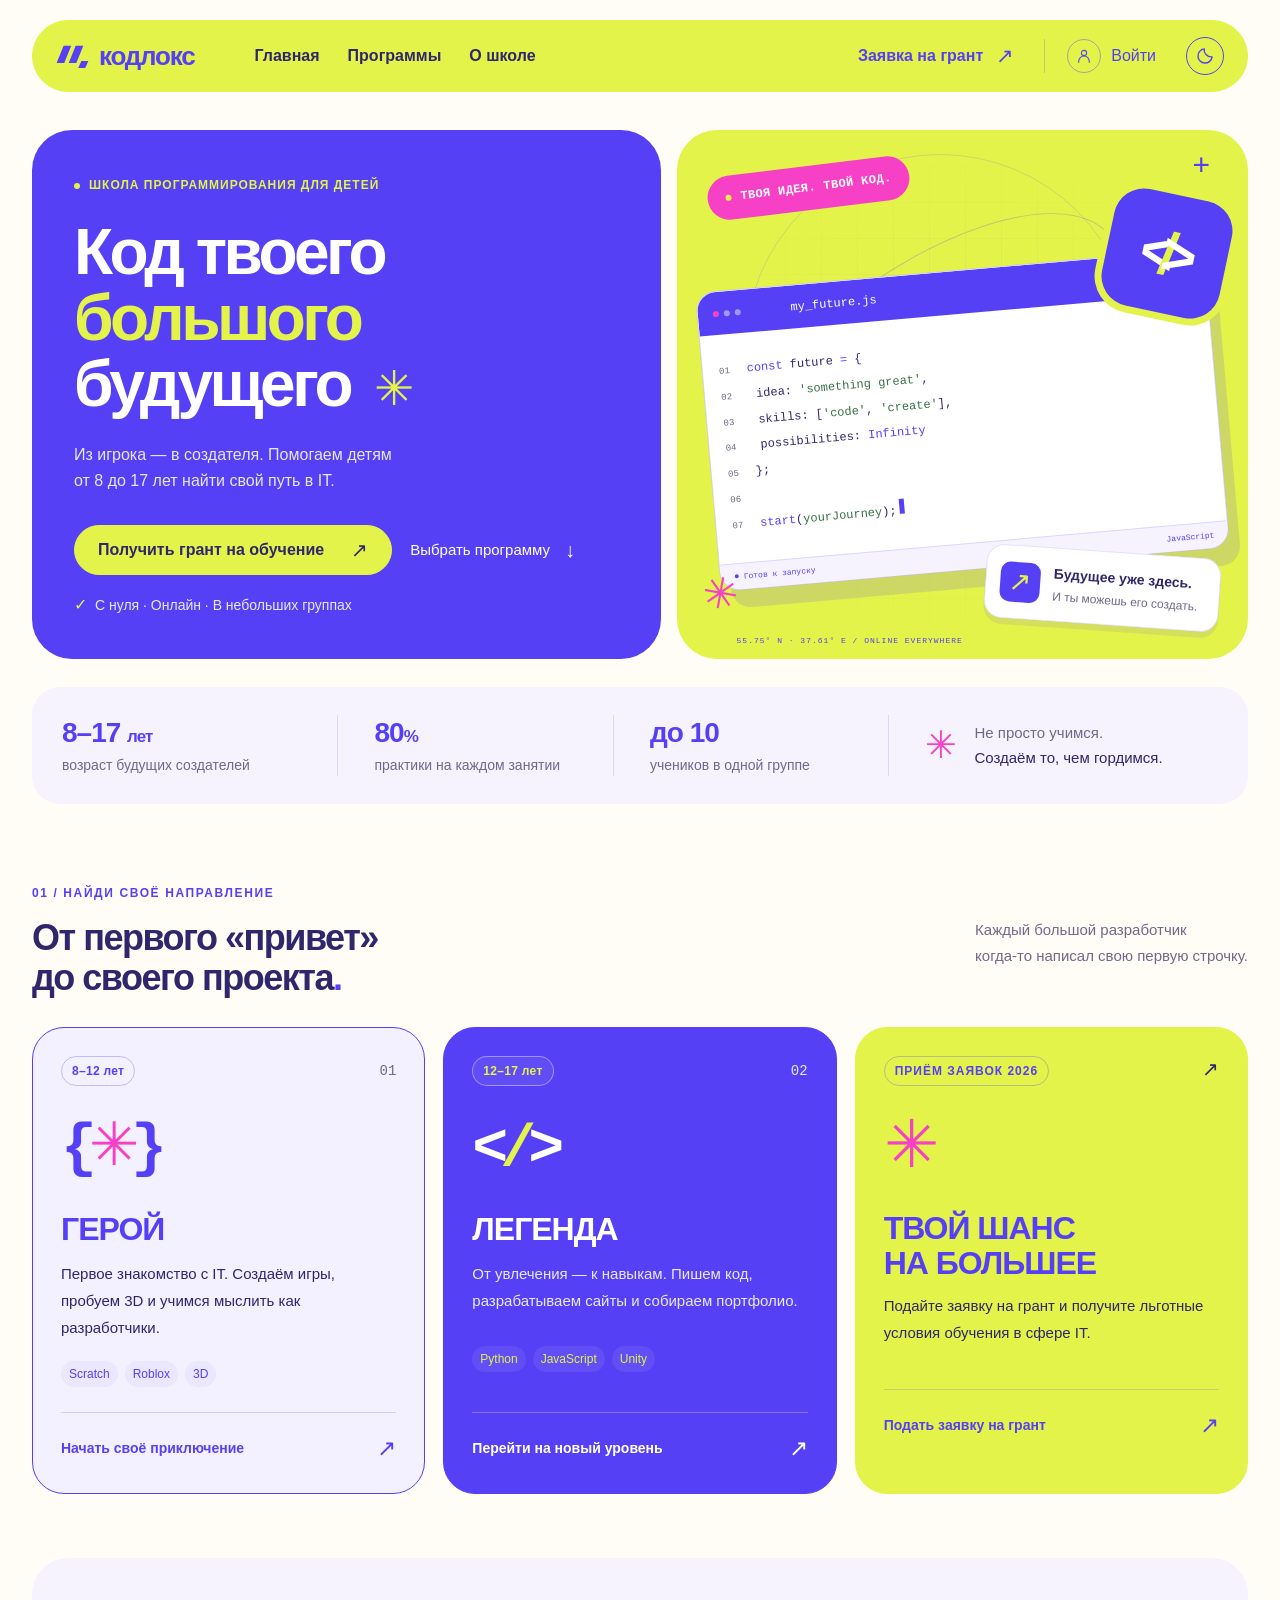
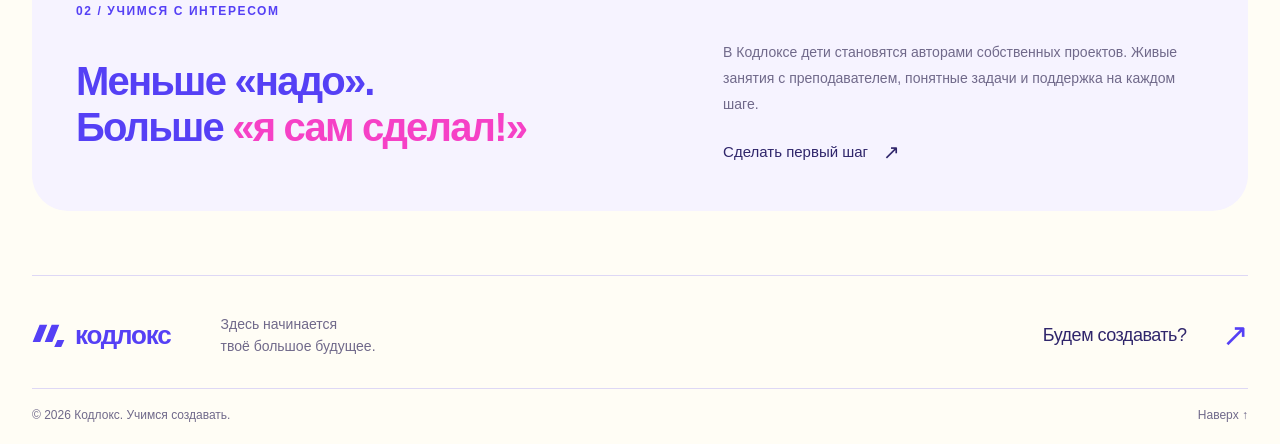
<file: index.html>
<!doctype html>
<html lang="ru">

<head>
  <meta charset="UTF-8" />
  <meta name="viewport" content="width=device-width, initial-scale=1.0" />
  <meta name="theme-color" content="#fffdf5" />
  <meta name="description"
    content="Кодлокс — мини-сайт школы программирования. ." />
  <title>Кодлокс — код твоего будущего</title>
  <link rel="icon" href="assets/favicon.svg" type="image/svg+xml" />
  <link id="light-theme" rel="stylesheet" href="styles.css" />
  <link id="dark-theme" rel="stylesheet" href="styles_old.css" media="not all" />
  <script src="theme.js"></script>
  <link rel="stylesheet" href="theme.css" />
  <script src="app.js" defer></script>
</head>

<body>
  <!-- <a class="skip-link" href="#main">Перейти к содержимому</a> -->
  <div class="site-shell">
    <header class="site-header">
      <a class="brand" href="#home" aria-label="Кодлокс — главная">
        <svg class="brand-mark" viewBox="0 0 52 40" aria-hidden="true">
          <path d="M12 4h12L13 31H1zM31 4h12L32 31H20zM40 28h11l-5 11H35z" fill="currentColor" />
        </svg>
        <span>кодлокс</span>
      </a>
      <nav class="desktop-nav" aria-label="Главная навигация">
        <a href="#home" data-nav="home">Главная</a>
        <a href="#programs" data-nav="programs">Программы</a>
        <a href="#about" data-nav="about">О школе</a>
      </nav>
      <a href="#grant" class="header-grant" data-nav="grant">Заявка на грант <span aria-hidden="true">↗</span></a>
      <button class="account-button" id="account-button" type="button" aria-haspopup="dialog">
        <span class="avatar" id="account-avatar"><svg viewBox="0 0 24 24" aria-hidden="true">
            <circle cx="12" cy="8" r="3.5" />
            <path d="M5 21v-2a7 7 0 0 1 14 0v2" />
          </svg></span>
        <span id="account-label">Войти</span>
      </button>
      <button class="theme-toggle" id="theme-toggle" type="button" aria-label="Включить тёмную тему"
        aria-pressed="false" title="Включить тёмную тему">
        <svg class="theme-icon-moon" viewBox="0 0 24 24" aria-hidden="true">
          <path d="M20.5 13A8.5 8.5 0 0 1 11 3.5 8.5 8.5 0 1 0 20.5 13Z" />
        </svg>
        <svg class="theme-icon-sun" viewBox="0 0 24 24" aria-hidden="true">
          <circle cx="12" cy="12" r="4" />
          <path d="M12 2v2m0 16v2M2 12h2m16 0h2M5 5l1.5 1.5m11 11L19 19M5 19l1.5-1.5m11-11L19 5" />
        </svg>
      </button>
      <button class="menu-button" id="menu-button" type="button" aria-label="Открыть меню" aria-expanded="false"
        aria-controls="mobile-nav">
        <span></span><span></span>
      </button>
    </header>
    <nav class="mobile-nav" id="mobile-nav" aria-label="Мобильная навигация" hidden>
      <a href="#home">Главная</a><a href="#programs">Программы</a><a href="#about">О школе</a><a href="#grant">Заявка на
        грант ↗</a>
    </nav>

    <main id="main" tabindex="-1">
      <div id="home-page">
        <section class="hero" aria-labelledby="hero-title">
          <div class="hero-copy">
            <div class="eyebrow">
              <span class="status-dot"></span> ШКОЛА ПРОГРАММИРОВАНИЯ ДЛЯ
              ДЕТЕЙ
            </div>
            <h1 id="hero-title">
              Код твоего<br /><span class="lime">большого</span><br /><span class="hero-last">будущего<span
                  class="title-asterisk">✳</span></span>
            </h1>
            <p>
              Из игрока — в создателя. Помогаем детям<br class="desktop-break" />
              от 8 до 17 лет найти свой путь в IT.
            </p>
            <div class="hero-actions">
              <a class="button button-primary" href="#grant">Получить грант на обучение <span>↗</span></a><a
                class="text-link" href="#programs">Выбрать программу <span>↓</span></a>
            </div>
            <div class="hero-caption">
              <span class="tiny-check">✓</span> С нуля · Онлайн · В небольших
              группах
            </div>
          </div>
          <div class="hero-art" aria-label="Иллюстрация редактора кода: создавай своё будущее" role="img">
            <div class="art-grid"></div>
            <div class="art-orbit orbit-one"></div>
            <div class="art-orbit orbit-two"></div>
            <div class="floating-label top-label">
              <span class="status-dot"></span> ТВОЯ ИДЕЯ. ТВОЙ КОД.
            </div>
            <div class="code-window">
              <div class="window-toolbar">
                <div class="window-dots"><i></i><i></i><i></i></div>
                <span>my_future.js</span><span class="toolbar-code">&lt;/&gt;</span>
              </div>
              <div class="code-lines">
                <div>
                  <span class="line-no">01</span><span class="code-purple">const</span> future
                  <span class="code-purple">=</span> {
                </div>
                <div>
                  <span class="line-no">02</span> idea:
                  <span class="code-lime">'something great'</span>,
                </div>
                <div>
                  <span class="line-no">03</span> skills: [<span class="code-lime">'code'</span>, <span
                    class="code-lime">'create'</span>],
                </div>
                <div>
                  <span class="line-no">04</span> possibilities:
                  <span class="code-purple">Infinity</span>
                </div>
                <div><span class="line-no">05</span>};</div>
                <div class="code-empty"><span class="line-no">06</span></div>
                <div>
                  <span class="line-no">07</span><span class="code-purple">start</span>(<span
                    class="code-lime">yourJourney</span>);<span class="code-cursor"></span>
                </div>
              </div>
              <div class="window-status">
                <span><i></i> Готов к запуску</span><span>JavaScript</span>
              </div>
            </div>
            <div class="code-sticker">&lt;<span>/</span>&gt;</div>
            <div class="future-card">
              <span class="future-icon">↗</span>
              <div>
                <strong>Будущее уже здесь.</strong><span>И ты можешь его создать.</span>
              </div>
            </div>
            <span class="art-spark spark-one">✳</span><span class="art-spark spark-two">+</span><span
              class="art-coordinate">55.75° N · 37.61° E / ONLINE EVERYWHERE</span>
          </div>
        </section>

        <section class="trust-strip" aria-label="Об обучении">
          <div>
            <strong>8–17 <span>лет</span></strong><span>возраст будущих создателей</span>
          </div>
          <div>
            <strong>80<span>%</span></strong><span>практики на каждом занятии</span>
          </div>
          <div>
            <strong>до 10</strong><span>учеников в одной группе</span>
          </div>
          <div class="trust-note">
            <span class="mini-star">✳</span>
            <p>
              Не просто учимся.<br /><strong>Создаём то, чем гордимся.</strong>
            </p>
          </div>
        </section>

        <section class="programs-section" id="programs" aria-labelledby="programs-title">
          <div class="section-heading">
            <div>
              <span class="section-kicker">01 / НАЙДИ СВОЁ НАПРАВЛЕНИЕ</span>
              <h2 id="programs-title">
                От первого «привет»<br />до своего проекта<span class="lime">.</span>
              </h2>
            </div>
            <p>
              Каждый большой разработчик<br />когда-то написал свою первую
              строчку.
            </p>
          </div>
          <div class="program-grid">
            <article class="program-card program-hero">
              <div class="card-top">
                <span class="pill">8–12 лет</span><span class="card-number">01</span>
              </div>
              <div class="program-symbol" aria-hidden="true">
                {<span>✳</span>}
              </div>
              <h3>Герой</h3>
              <p>
                Первое знакомство с IT. Создаём игры, пробуем 3D и учимся
                мыслить как разработчики.
              </p>
              <div class="program-tags">
                <span>Scratch</span><span>Roblox</span><span>3D</span>
              </div>
              <a href="#grant" class="card-link">Начать своё приключение <span>↗</span></a>
            </article>
            <article class="program-card program-legend">
              <div class="card-top">
                <span class="pill">12–17 лет</span><span class="card-number">02</span>
              </div>
              <div class="program-symbol" aria-hidden="true">
                &lt;<span>/</span>&gt;
              </div>
              <h3>Легенда</h3>
              <p>
                От увлечения — к навыкам. Пишем код, разрабатываем сайты и
                собираем портфолио.
              </p>
              <div class="program-tags">
                <span>Python</span><span>JavaScript</span><span>Unity</span>
              </div>
              <a href="#grant" class="card-link">Перейти на новый уровень <span>↗</span></a>
            </article>
            <article class="program-card grant-promo">
              <div class="card-top">
                <span class="pill">ПРИЁМ ЗАЯВОК 2026</span><span class="card-number">↗</span>
              </div>
              <div class="program-symbol" aria-hidden="true">✳</div>
              <h3>Твой шанс<br />на большее</h3>
              <p>
                Подайте заявку на грант и получите льготные условия обучения в
                сфере IT.
              </p>
              <a href="#grant" class="card-link">Подать заявку на грант <span>↗</span></a>
            </article>
          </div>
        </section>
        <section class="about-section" id="about">
          <span class="section-kicker">02 / УЧИМСЯ С ИНТЕРЕСОМ</span>
          <div class="about-content">
            <h2>
              Меньше «надо».<br />Больше
              <span class="lime">«я сам сделал!»</span>
            </h2>
            <div>
              <p>
                В Кодлоксе дети становятся авторами собственных проектов.
                Живые занятия с преподавателем, понятные задачи и поддержка на
                каждом шаге.
              </p>
              <a href="#grant" class="text-link">Сделать первый шаг <span>↗</span></a>
            </div>
          </div>
        </section>
      </div>

      <section id="grant-page" class="grant-page" hidden aria-labelledby="grant-title">
        <a class="back-link" href="#home"><span>←</span> На главную</a>
        <div class="grant-intro">
          <div class="eyebrow">
            <span class="status-dot"></span> ГРАНТОВАЯ ПРОГРАММА · ПРИЁМ
            ЗАЯВОК 2026
          </div>
          <h1 id="grant-title">
            Большие возможности.<br /><span class="lime">Одна заявка.</span>
          </h1>
          <p>
            Заявка на получение гранта о предоставлении льготных условий<br class="desktop-break" />
            на обучение в сфере IT.
          </p>
        </div>
        <div class="grant-layout">
          <form id="grant-form" class="grant-form" autocomplete="off">
            <div class="form-topline">
              <div>
                <span class="section-kicker">ЗАЯВКА НА ГРАНТ</span>
                <h2>Давайте знакомиться</h2>
              </div>
              <span class="required-note"><span>*</span> Обязательные поля</span>
            </div>
            <fieldset>
              <legend>
                <span class="fieldset-number">01</span> Законный представитель
              </legend>
              <div class="fields-grid">
                <label class="field">ФИО законного представителя <span class="required">*</span><input name="parentName"
                    id="parent-name" autocomplete="off" placeholder="Иванова Мария Сергеевна" maxlength="150"
                    required /></label>
                <label class="field">Телефон законного представителя
                  <span class="required">*</span><input name="phone" id="phone" type="tel" autocomplete="off"
                    placeholder="+7 (999) 123-45-67" maxlength="24" required /></label>
                <label class="field full-width">Почта законного представителя
                  <span class="required">*</span><input name="email" id="email" type="email" autocomplete="off"
                    placeholder="example@mail.ru" maxlength="150" required /></label>
              </div>
            </fieldset>
            <fieldset>
              <legend>
                <span class="fieldset-number">02</span> Данные учащегося
              </legend>
              <div class="fields-grid">
                <label class="field">Дата рождения учащегося <span class="required">*</span><input name="birthDate"
                    id="birth-date" type="date" min="1900-01-01" required /><span class="field-hint">Нажмите на поле,
                    чтобы выбрать дату</span></label>
                <label class="field">ФИО учащегося <span class="required">*</span><input name="studentName"
                    id="student-name" autocomplete="off" placeholder="Иванов Пётр Алексеевич" maxlength="150"
                    required /></label>
                <div class="field">
                  <label id="social-label">Льготная категория семьи
                    <span class="required">*</span></label>
                  <details class="multi-select" id="social-select">
                    <summary aria-labelledby="social-label social-value">
                      <span id="social-value">Выберите категорию</span><span class="select-chevron"
                        aria-hidden="true"></span>
                    </summary>
                    <div class="multi-options" role="group" aria-labelledby="social-label">
                      <label><input type="checkbox" name="socialCategory" value="Многодетная семья" />Многодетная
                        семья</label><label><input type="checkbox" name="socialCategory"
                          value="Малообеспеченная семья" />Малообеспеченная семья</label><label><input type="checkbox"
                          name="socialCategory" value="Неполная семья" />Неполная семья</label><label><input
                          type="checkbox" name="socialCategory" value="Ребёнок с ОВЗ" />Ребёнок с
                        ОВЗ</label><label><input type="checkbox" name="socialCategory"
                          value="Семья участника СВО" />Семья участника СВО</label><label><input type="checkbox"
                          name="socialCategory" value="Без льготной категории" />Без льготной категории</label>
                    </div>
                  </details>
                  <span class="field-hint" id="social-hint">Можно выбрать несколько категорий</span>
                </div>
                <label class="field">Итоговая оценка за диагностику
                  <span class="required">*</span><span class="select-wrap"><select name="diagnostic" id="diagnostic"
                      required>
                      <option value="" disabled selected>
                        Выберите оценку
                      </option>
                      <option value="5 — отлично">5 — отлично</option>
                      <option value="4 — хорошо">4 — хорошо</option>
                      <option value="3 — удовлетворительно">
                        3 — удовлетворительно
                      </option>
                      <option value="Ещё не проходили">
                        Ещё не проходили
                      </option>
                    </select></span></label>
                <label class="field">Номер школы <span class="required">*</span><input name="school" id="school"
                    placeholder="ГБОУ Школа № 1234" maxlength="150" required /></label>
                <label class="field">Населённый пункт <span class="required">*</span><input name="city" id="city"
                    autocomplete="off" placeholder="г. Москва" maxlength="120" required /></label>
              </div>
            </fieldset>
            <div class="form-bottom">
              <button class="button button-primary" type="submit" id="submit-grant">
                Отправить заявку <span>↗</span></button><span class="draft-status" id="draft-status" role="status"><span
                  class="tiny-check">✓</span> Черновик сохраняется
                автоматически</span>
            </div>
            <p class="form-error" id="form-error" role="alert" hidden></p>
          </form>
          <aside class="grant-aside">
            <div class="aside-symbol" aria-hidden="true">✳</div>
            <span class="section-kicker">ПЕРВЫЙ ШАГ В IT</span>
            <h2>Возможности<br />начинаются<br />с тебя.</h2>
            <p>
              Заполните анкету законного представителя и учащегося. Дальше мы
              всё проверим.
            </p>
            <ol class="aside-steps">
              <li>
                <span>01</span>
                <div>
                  <strong>Заполните заявку</strong>
                  <p>Всего несколько минут</p>
                </div>
              </li>
              <li>
                <span>02</span>
                <div>
                  <strong>Дождитесь проверки</strong>
                  <p>Статус на каждом этапе</p>
                </div>
              </li>
              <li>
                <span>03</span>
                <div>
                  <strong>Получите результат</strong>
                  <p>Решение сразу на экране</p>
                </div>
              </li>
            </ol>
            <div class="aside-note">
              <svg viewBox="0 0 24 24" aria-hidden="true">
                <path d="M12 3 4 6v6c0 4 8 9 8 9s8-5 8-9V6z" />
                <path d="m8 12 3 3 5-6" />
              </svg><span>Данные сохраняются<br />только в вашем браузере</span>
            </div>
          </aside>
        </div>
        <div class="saved-application" id="saved-application" hidden>
          <span class="tiny-check">✓</span>
          <div>
            <strong>У вас есть готовое решение</strong>
            <p id="saved-application-info"></p>
          </div>
          <button class="text-link" id="show-last-result" type="button">
            Посмотреть <span>↗</span>
          </button>
        </div>

      </section>
    </main>

    <footer class="site-footer">
      <div class="footer-top">
        <a class="brand" href="#home"><svg class="brand-mark" viewBox="0 0 52 40" aria-hidden="true">
            <path d="M12 4h12L13 31H1zM31 4h12L32 31H20zM40 28h11l-5 11H35z" fill="currentColor" />
          </svg><span>кодлокс</span></a>
        <p>Здесь начинается<br />твоё большое будущее.</p>
        <a href="#grant" class="footer-cta">Будем создавать? <span>↗</span></a>
      </div>
      <div class="footer-bottom">
        <span>© 2026 Кодлокс. Учимся создавать.</span><a href="#home">Наверх
          ↑</a>
      </div>
    </footer>
  </div>

  <dialog id="login-dialog" class="modal login-modal" aria-labelledby="login-title">
    <button class="close-button" type="button" data-close="login-dialog" aria-label="Закрыть окно">
      ×
    </button>
    <div class="modal-icon" aria-hidden="true">
      <svg viewBox="0 0 24 24">
        <circle cx="12" cy="8" r="3.5" />
        <path d="M5 21v-2a7 7 0 0 1 14 0v2" />
      </svg>
    </div>
    <span class="section-kicker">ЛИЧНЫЙ КАБИНЕТ</span>
    <h2 id="login-title">С возвращением<span class="lime">.</span></h2>
    <p class="modal-description" id="login-description">
      Войдите, чтобы сохранить свой следующий шаг в IT.
    </p>
    <form id="login-form" autocomplete="off">
      <label class="field">Логин<input id="login" name="login" placeholder="Как к вам обращаться?"
          autocomplete="off" maxlength="50" required /></label><label class="field password-field">Пароль<span
          class="password-wrap"><input id="password" name="password" type="password" placeholder="Введите любой пароль"
            autocomplete="off" maxlength="100" required /><button id="toggle-password" class="password-toggle"
            type="button" aria-label="Показать пароль" aria-pressed="false">
            <svg viewBox="0 0 24 24" aria-hidden="true">
              <path d="M2 12s3-7 10-7 10 7 10 7-3 7-10 7S2 12 2 12Z" />
              <circle cx="12" cy="12" r="3" />
            </svg></button></span></label><button class="button button-primary" type="submit">
        Войти <span>↗</span>
      </button>
    </form>
  </dialog>

  <dialog id="profile-dialog" class="modal profile-modal" aria-labelledby="profile-title">
    <button class="close-button" type="button" data-close="profile-dialog" aria-label="Закрыть окно">
      ×
    </button>
    <div class="profile-avatar" id="profile-avatar"></div>
    <span class="section-kicker">ЛИЧНЫЙ КАБИНЕТ</span>
    <h2 id="profile-title"></h2>
    <p class="modal-description">
      Хороший день, чтобы сделать шаг в будущее.
    </p>
    <button type="button" id="profile-application" class="profile-application">
      <span>Моя заявка на грант</span><span>↗</span></button><button class="button button-secondary" id="logout"
      type="button">
      Выйти из аккаунта
    </button>
  </dialog>

  <dialog id="progress-dialog" class="modal progress-modal" aria-labelledby="progress-title"
    aria-describedby="progress-description">
    <div class="progress-heading">
      <span class="status-dot"></span><span class="section-kicker" id="progress-title">ПРОВЕРКА ДАННЫХ</span><span
        id="progress-percent">0%</span>
    </div>
    <h2>Ваше будущее загружается<span class="lime">.</span></h2>
    <p class="modal-description" id="progress-description">
      Заявка обрабатывается.<br />Пожалуйста, не
      закрывайте страницу.
    </p>
    <div class="progress-track" role="progressbar" aria-label="Проверка заявки" aria-valuemin="0" aria-valuemax="100"
      aria-valuenow="0" id="progress-bar">
      <span id="progress-fill"></span>
    </div>
    <ol id="checkpoints" class="checkpoints">
      <li>
        <span class="checkpoint-icon"></span><span>Передача данных в систему</span><span
          class="checkpoint-state"></span>
      </li>
      <li>
        <span class="checkpoint-icon"></span><span>Анализ успеваемости и достижений</span><span
          class="checkpoint-state"></span>
      </li>
      <li>
        <span class="checkpoint-icon"></span><span>Проверка социального статуса</span><span
          class="checkpoint-state"></span>
      </li>
      <li>
        <span class="checkpoint-icon"></span><span>Проверка льгот</span><span class="checkpoint-state"></span>
      </li>
      <li>
        <span class="checkpoint-icon"></span><span>Расчёт итогового балла</span><span class="checkpoint-state"></span>
      </li>
      <li>
        <span class="checkpoint-icon"></span><span>Формирование результата</span><span class="checkpoint-state"></span>
      </li>
      <li>
        <span class="checkpoint-icon"></span><span>Подготовка итогового решения</span><span
          class="checkpoint-state"></span>
      </li>
    </ol>
    <div class="progress-live sr-only" id="progress-live" role="status" aria-live="polite"></div>
    <p class="progress-footnote">
      <span class="tiny-check">✓</span> Всё идёт по плану. Осталось совсем
      немного.
    </p>
  </dialog>

  <dialog id="result-dialog" class="modal result-modal" aria-labelledby="result-title">
    <button class="close-button" type="button" data-close="result-dialog" aria-label="Закрыть окно">
      ×
    </button>
    <div class="success-icon" aria-hidden="true">✓</div>
    <span class="section-kicker">НОВЫЙ УРОВЕНЬ РАЗБЛОКИРОВАН</span>
    <h2 id="result-title">Грант одобрен<span class="lime">!</span></h2>
    <p class="result-description">
      Школа «Кодлокс» предоставляет вам право<br class="desktop-break" />
      на льготное обучение в сфере IT.
    </p>
    <div class="decision-number">
      <span>НОМЕР РЕШЕНИЯ</span><strong id="decision-number"></strong>
    </div>
    <div class="result-details" id="result-details"></div>
    <button class="button button-primary result-close" type="button" data-close="result-dialog">
      Отлично, спасибо <span>✓</span>
    </button>
    <p class="result-note">
       · Сохранено в вашем браузере ·
    </p>
  </dialog>
  <div class="toast" id="toast" role="status" hidden></div>
</body>

</html>
</file>
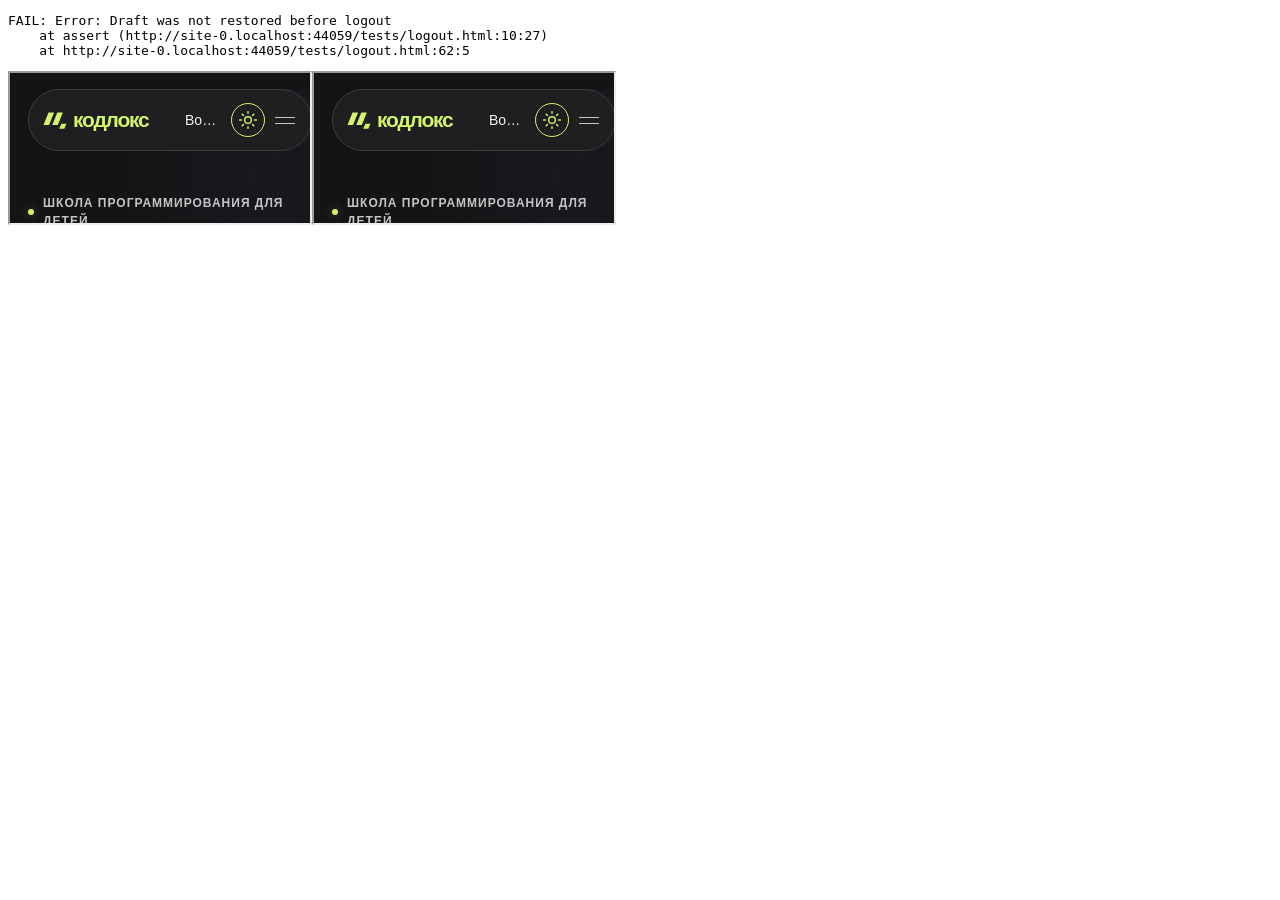
<file: tests/logout.html>
<!doctype html>
<html lang="en">
<meta charset="utf-8">
<title>Logout regression test</title>
<pre id="output">RUNNING</pre>
<script type="module">
  const output = document.querySelector("#output");
  const delay = (ms) => new Promise((resolve) => setTimeout(resolve, ms));
  function assert(condition, message) {
    if (!condition) throw new Error(message);
  }
  function load(frame) {
    return new Promise((resolve) => {
      frame.onload = () => resolve(frame.contentWindow);
      frame.src = `../index.html?test=${Math.random()}#grant`;
      if (!frame.isConnected) document.body.append(frame);
    });
  }
  function login(win, name) {
    win.document.querySelector("#account-button").click();
    win.document.querySelector("#login").value = name;
    win.document.querySelector("#password").value = "demo-password";
    win.document.querySelector("#login-form").requestSubmit();
  }
  function logout(win) {
    win.document.querySelector("#account-button").click();
    win.document.querySelector("#logout").click();
  }
  function assertReset(win) {
    const doc = win.document;
    for (const field of doc.querySelectorAll("#grant-form input, #grant-form select, #login-form input")) {
      assert(field.type === "checkbox" ? !field.checked : field.value === "", `Field not empty: ${field.name}`);
      assert(!field.validity.customError, `Validation not reset: ${field.name}`);
    }
    assert(doc.querySelector("#account-label").textContent === "Войти", "Account still visible");
    assert(doc.querySelector("#saved-application").hidden, "Saved application still visible");
    assert(!doc.querySelector("#saved-application-info").textContent, "Saved summary retained");
    assert(!doc.querySelector("#decision-number").textContent, "Decision number retained");
    assert(!doc.querySelector("#result-details").textContent, "Result details retained");
    assert(doc.querySelector("#social-value").textContent === "Выберите категорию", "Category label retained");
    assert(!doc.querySelector("#social-select").open, "Category menu still open");
    assert(doc.querySelector("#form-error").hidden, "Form error still visible");
    assert(!doc.querySelector("dialog[open]"), "Dialog still open");
    assert(!doc.querySelector("#submit-grant").disabled, "Submit still disabled");
  }
  try {
    const data = {
      parentName: "Demo Parent", phone: "+79990000000", email: "demo@example.com",
      birthDate: "2012-01-01", studentName: "Demo Student", diagnostic: "5 — отлично",
      school: "Demo School", city: "Demo City", socialCategories: ["Многодетная семья"],
    };
    localStorage.clear();
    localStorage.setItem("kodlox.account", JSON.stringify({ login: "demo-one", password: "demo-password" }));
    localStorage.setItem("kodlox.grantDraft", JSON.stringify(data));
    localStorage.setItem("kodlox.applications", JSON.stringify([{ id: "DEMO-DECISION", login: "demo-one", data }]));
    localStorage.setItem("kodlox.theme", "dark");
    localStorage.setItem("extra-test-key", "must also be removed");
    const frame = document.createElement("iframe");
    let win = await load(frame);
    const otherFrame = document.createElement("iframe");
    const other = await load(otherFrame);
    assert(win.document.querySelector("#parent-name").value === data.parentName, "Draft was not restored before logout");
    win.document.querySelector("#show-last-result").click();
    assert(win.document.querySelector("#result-details").textContent.includes(data.studentName), "Saved grant not restored before logout");
    win.document.querySelector('[data-close="result-dialog"]').click();
    await delay(50);
    other.document.querySelector("#grant-form").requestSubmit();
    assert(other.document.querySelector("#progress-dialog").open, "Submission did not start");
    win.document.querySelector("#phone").setCustomValidity("Test error");
    win.document.querySelector("#form-error").hidden = false;
    logout(win);
    assert(localStorage.length === 0, "Logout did not clear all localStorage keys");
    assertReset(win);
    await delay(4000);
    assertReset(other);
    assert(localStorage.length === 0, "Other tab restored data after logout");

    login(win, "demo-one");
    assert(win.document.querySelector("#saved-application").hidden, "Same account recovered the old grant");
    assert(!win.document.querySelector("#parent-name").value, "Same account recovered old inputs");
    logout(win);
    await delay(50);
    login(win, "demo-two");
    const form = win.document.querySelector("#grant-form");
    for (const [name, value] of Object.entries(data)) {
      if (name !== "socialCategories") form.elements[name].value = value;
    }
    form.querySelector('[name="socialCategory"]').checked = true;
    form.dispatchEvent(new win.Event("change", { bubbles: true }));
    assert(localStorage.getItem("kodlox.grantDraft"), "New draft no longer saves");
    // Speed up the demo checks to verify that a new submission still completes.
    const nativeTimeout = win.setTimeout.bind(win);
    win.setTimeout = (callback, ms, ...args) => nativeTimeout(callback, Math.min(ms, 5), ...args);
    form.requestSubmit();
    await delay(300);
    assert(win.document.querySelector("#result-dialog").open, "New grant submission did not complete");
    assert(JSON.parse(localStorage.getItem("kodlox.applications"))[0].login === "demo-two", "New grant belongs to wrong account");
    win.document.querySelector('[data-close="result-dialog"]').click();
    await delay(50);
    logout(win);
    win = await load(frame);
    assertReset(win);
    assert(localStorage.length === 0, "Reload restored cleared data");

    login(win, "demo-three");
    win.document.querySelector("#parent-name").value = "Unsaved Demo";
    const originalClear = win.Storage.prototype.clear;
    win.Storage.prototype.clear = () => { throw new Error("Storage unavailable"); };
    logout(win);
    assertReset(win);
    assert(win.document.querySelector("#toast").textContent.includes("не удалось очистить"), "Storage failure was not reported");
    win.Storage.prototype.clear = originalClear;
    localStorage.clear();
    frame.remove();
    otherFrame.remove();
    output.textContent = "PASS: logout, full storage cleanup, form reset, saved result removal, cross-tab cancellation, repeat login, new submission, reload, storage failure";
  } catch (error) {
    output.textContent = `FAIL: ${error.stack}`;
  }
</script>
</html>
</file>
<file: styles.css>
:root {
  --bg: #fffdf5;
  --surface: #ffffff;
  --surface-2: #f6f3ff;
  --line: #ded8f5;
  --text: #30266b;
  --muted: #70698a;
  --lime: #5540f5;
  --purple: #5540f5;
  --purple-dark: #30266b;
  --lemon: #e3f34a;
  --pink: #f641c6;
  --radius: 32px;
  font-family: Arial, Helvetica, sans-serif;
  color: var(--text);
  background: var(--bg);
  font-synthesis: none;
  color-scheme: light;
}

* {
  box-sizing: border-box;
}

html {
  scroll-behavior: smooth;
  scroll-padding-top: 110px;
}

body {
  margin: 0;
  min-width: 320px;
  background: var(--bg);
  font-size: 16px;
  line-height: 1.5;
}

body.modal-open {
  overflow: hidden;
}

button,
input,
select {
  font: inherit;
}

button,
a,
input,
select,
summary {
  -webkit-tap-highlight-color: transparent;
}

button,
a,
summary {
  touch-action: manipulation;
}

a {
  color: inherit;
  text-decoration: none;
}

button {
  cursor: pointer;
}

button:disabled {
  cursor: wait;
}

button {
  color: inherit;
}

button:focus-visible,
a:focus-visible,
summary:focus-visible {
  outline: 2px solid var(--lime);
  outline-offset: 5px;
}

input:focus-visible,
select:focus-visible {
  outline: none;
  border-color: var(--lime);
  box-shadow: 0 0 0 3px #5540f514;
}

a,
button,
input,
select,
summary {
  transition:
    background 0.2s,
    color 0.2s,
    border-color 0.2s,
    transform 0.2s,
    box-shadow 0.2s;
}

svg {
  display: block;
}

h1,
h2,
h3,
p {
  margin: 0;
}

h1,
h2,
h3 {
  line-height: 1.08;
  letter-spacing: -0.045em;
}

button {
  border: 0;
}

fieldset {
  border: 0;
  margin: 0;
  padding: 0;
  min-width: 0;
}

legend {
  padding: 0;
  color: var(--purple);
}

[hidden] {
  display: none !important;
}

.lime {
  color: var(--lime);
}

.site-shell {
  width: min(1224px, 100% - 64px);
  margin: auto;
}

.site-header {
  margin: 20px 0 0;
  height: 72px;
  display: flex;
  align-items: center;
  gap: 30px;
  padding: 0 23px;
  background: var(--lemon);
  border: 1px solid var(--lemon);
  border-radius: 50px;
  position: relative;
  z-index: 5;
}

.brand {
  display: inline-flex;
  align-items: center;
  gap: 10px;
  color: var(--purple);
  font-size: 26px;
  font-weight: 900;
  letter-spacing: -1.2px;
  flex-shrink: 0;
}

.brand-mark {
  width: 33px;
  height: 30px;
}

.desktop-nav {
  display: flex;
  gap: 28px;
  margin-left: 30px;
  font-size: 16px;
  color: var(--purple-dark);
  font-weight: 700;
}

.desktop-nav a:hover,
.desktop-nav a[aria-current="page"] {
  color: var(--purple);
}

.header-grant {
  margin-left: auto;
  font-size: 16px;
  color: var(--purple);
  display: flex;
  gap: 13px;
  align-items: center;
  font-weight: 700;
}

.header-grant span {
  font-size: 21px;
}

.account-button {
  border-left: 1px solid #5540f538;
  display: flex;
  align-items: center;
  gap: 10px;
  background: none;
  padding: 0 0 0 22px;
  font-size: 16px;
  max-width: 185px;
  color: var(--purple);
}

.account-button:hover {
  color: var(--lime);
}

#account-label {
  overflow: hidden;
  text-overflow: ellipsis;
  white-space: nowrap;
}

.avatar {
  width: 34px;
  height: 34px;
  display: grid;
  place-items: center;
  border: 1px solid #5540f56b;
  border-radius: 50%;
  color: var(--purple);
  flex-shrink: 0;
  font-size: 15px;
  font-weight: bold;
}

.avatar.logged-in {
  color: var(--lime);
  background: #5540f514;
  border-color: #5540f52b;
}

.avatar svg {
  width: 18px;
  fill: none;
  stroke: currentColor;
  stroke-width: 1.4;
}

.menu-button {
  display: none;
}

.mobile-nav {
  position: relative;
  z-index: 4;
  padding: 20px;
  background: var(--surface);
  border: 1px solid var(--line);
  border-radius: 18px;
  margin: 12px 0;
}

.mobile-nav a {
  padding: 12px 0;
  display: block;
}

.skip-link {
  position: fixed;
  top: -70px;
  left: 20px;
  padding: 12px 20px;
  background: var(--lime);
  color: var(--purple-dark);
  z-index: 30;
  border-radius: 10px;
}

.skip-link:focus {
  top: 10px;
}

#main:focus {
  outline: none;
}

.eyebrow {
  display: inline-flex;
  align-items: center;
  gap: 9px;
  color: var(--text);
  font-size: 14px;
  letter-spacing: 1.5px;
  font-weight: 700;
}

.status-dot {
  width: 6px;
  height: 6px;
  border-radius: 50%;
  background: var(--lime);
  box-shadow: 0 0 10px #5540f533;
  display: inline-block;
  flex-shrink: 0;
}

.hero {
  min-height: 0;
  display: grid;
  grid-template-columns: 1.1fr 1fr;
  align-items: stretch;
  gap: 16px;
  padding: 38px 0 28px;
}

.hero h1 {
  font-size: clamp(52px, 5vw, 72px);
  letter-spacing: -0.055em;
  line-height: 1.03;
  margin: 24px 0;
}

.hero-last {
  white-space: nowrap;
}

.title-asterisk {
  display: inline-block;
  font-size: 48px;
  color: var(--lemon);
  margin-left: 24px;
  vertical-align: middle;
  font-weight: normal;
}

.hero-copy > p {
  font-size: 16px;
  line-height: 1.65;
  color: #ffffffde;
}

.hero-actions {
  display: flex;
  align-items: center;
  gap: 18px;
  margin: 30px 0 18px;
  flex-wrap: wrap;
}

.button {
  display: inline-flex;
  align-items: center;
  justify-content: center;
  gap: 27px;
  min-height: 49px;
  padding: 14px 23px;
  border-radius: 50px;
  font-size: 16px;
  font-weight: 700;
  line-height: 1.3;
  white-space: nowrap;
}

.button span {
  font-size: 20px;
  line-height: 1;
}

.button-primary {
  background: var(--purple);
  color: #ffffff;
  border: 1px solid var(--purple);
}

.button-primary:hover {
  background: #4630df;
  box-shadow: 0 6px 20px #5540f526;
  transform: translateY(-2px);
}

.button-secondary {
  background: transparent;
  border: 1px solid var(--purple);
  color: var(--purple);
}

.button-secondary:hover {
  background: var(--surface-2);
}

.text-link {
  display: inline-flex;
  align-items: center;
  gap: 15px;
  background: none;
  padding: 0;
  color: var(--text);
  font-size: 15px;
}

.text-link span {
  font-size: 20px;
}

.text-link:hover {
  color: var(--lime);
}

.hero-caption {
  font-size: 14px;
  color: #ffffffe0;
  display: flex;
  gap: 8px;
  align-items: center;
}

.tiny-check {
  color: var(--lime);
  font-size: 16px;
}

.hero-art {
  min-width: 0;
  position: relative;
  height: auto;
  isolation: isolate;
  min-height: 520px;
  background: var(--lemon);
  border-radius: 40px;
  overflow: hidden;
}

.art-grid {
  position: absolute;
  inset: 0;
  background-image: linear-gradient(#5540f510 1px, transparent 1px), linear-gradient(90deg, #5540f510 1px, transparent 1px);
  background-size: 36px 36px;
  mask-image: radial-gradient(ellipse, black 20%, transparent 70%);
}

.art-orbit {
  position: absolute;
  border: 1px solid #5540f529;
  z-index: -1;
  border-radius: 50%;
  width: 390px;
  height: 390px;
  top: 24px;
  left: 68px;
}

.orbit-two {
  width: 450px;
  height: 200px;
  top: 136px;
  left: 25px;
  transform: rotate(-35deg);
  border-color: #5540f540;
}

.floating-label {
  position: absolute;
  display: flex;
  align-items: center;
  gap: 9px;
  font-family: monospace;
  font-size: 12px;
  letter-spacing: 0.4px;
  background: var(--pink);
  border: 0;
  border-radius: 50px;
  padding: 13px 18px;
  z-index: 2;
  color: #ffffff;
  font-weight: 700;
}

.top-label {
  top: 36px;
  left: 30px;
  transform: rotate(-7deg);
}

.code-window {
  position: absolute;
  left: 30px;
  right: 30px;
  top: 140px;
  border: 1px solid #5540f53d;
  border-radius: 20px;
  background: var(--surface);
  box-shadow: 10px 18px 0 #5540f526;
  transform: rotate(-5deg);
  overflow: hidden;
}

.window-toolbar {
  height: 43px;
  border-bottom: 0;
  display: flex;
  align-items: center;
  padding: 0 15px;
  gap: 50px;
  background: var(--purple);
  color: #ffffff;
  font-family: monospace;
  font-size: 12px;
}

.window-dots {
  display: flex;
  gap: 5px;
}

.window-dots i {
  width: 6px;
  height: 6px;
  background: #ffffff73;
  border-radius: 50%;
}

.window-dots i:first-child {
  background: var(--pink);
}

.toolbar-code {
  margin-left: auto;
  color: var(--lemon);
  font-size: 16px;
}

.code-lines {
  font:
    12px/2.15 "Courier New",
    monospace;
  padding: 24px 0;
  color: var(--text);
  white-space: nowrap;
}

.code-lines > div {
  display: block;
  white-space: nowrap;
}

.line-no {
  display: inline-block;
  width: 44px;
  color: var(--muted);
  text-align: right;
  padding-right: 17px;
  flex-shrink: 0;
  font-size: 9px;
}

.code-purple {
  color: var(--purple);
}

.code-lime {
  color: #387047;
}

.code-cursor {
  height: 15px;
  width: 5px;
  background: var(--lime);
  display: inline-block;
  margin-left: 3px;
  animation: blink 1.2s step-end infinite;
}

.window-status {
  display: flex;
  justify-content: space-between;
  padding: 8px 14px;
  background: var(--surface-2);
  border-top: 1px solid #5540f52b;
  font: 8px monospace;
  color: var(--purple);
}

.window-status > span:first-child {
  display: flex;
  gap: 5px;
  align-items: center;
}

.window-status i {
  width: 4px;
  height: 4px;
  background: var(--lime);
  border-radius: 50%;
}

.code-sticker {
  position: absolute;
  right: 21px;
  top: 64px;
  width: 120px;
  height: 119px;
  border-radius: 30px;
  display: grid;
  place-items: center;
  background: var(--purple);
  color: #ffffff;
  transform: rotate(12deg);
  font-size: 60px;
  font-weight: 700;
  letter-spacing: -15px;
  padding-right: 12px;
  box-shadow: 0 0 0 7px var(--lemon);
}

.code-sticker span {
  display: contents;
  color: var(--lemon);
}

.future-card {
  position: absolute;
  bottom: 34px;
  right: 28px;
  padding: 15px 21px 15px 14px;
  display: flex;
  align-items: center;
  gap: 13px;
  background: var(--surface);
  border: 1px solid #5540f526;
  border-radius: 18px;
  transform: rotate(4deg);
  box-shadow: 0 6px 0 #5540f51a;
}

.future-icon {
  background: var(--purple);
  color: var(--lemon);
  width: 40px;
  height: 40px;
  display: grid;
  place-items: center;
  border-radius: 10px;
  font-size: 27px;
}

.future-card strong {
  display: block;
  font-size: 14px;
  font-weight: 700;
}

.future-card div > span {
  display: block;
  font-size: 12px;
  color: var(--muted);
  margin-top: 3px;
}

.art-spark {
  position: absolute;
  color: var(--purple);
}

.spark-one {
  font-size: 43px;
  bottom: 34px;
  left: 25px;
  transform: rotate(10deg);
  color: var(--pink);
}

.spark-two {
  font-size: 30px;
  top: 12px;
  right: 38px;
}

.art-coordinate {
  position: absolute;
  bottom: 12px;
  left: 60px;
  font-family: monospace;
  font-size: 8px;
  letter-spacing: 1px;
  color: var(--purple);
}

.trust-strip {
  display: grid;
  grid-template-columns: 1fr 1fr 1fr 1.3fr;
  border-top: 0;
  border-bottom: 0;
  padding: 28px 30px;
  gap: 22px;
  background: var(--surface-2);
  border-radius: 28px;
}

.trust-strip > div:not(:first-child) {
  border-left: 1px solid var(--line);
  padding-left: 36px;
}

.trust-strip > div > strong {
  font-size: 28px;
  font-weight: 700;
  letter-spacing: -1px;
  display: block;
  line-height: 1.3;
  color: var(--purple);
}

.trust-strip > div > strong span {
  font-size: 17px;
}

.trust-strip > div > span:not(.mini-star) {
  color: var(--muted);
  font-size: 14px;
  display: block;
  margin-top: 3px;
}

.trust-note {
  display: flex;
  align-items: center;
  gap: 17px;
}

.mini-star {
  font-size: 38px;
  color: var(--pink);
}

.trust-note p {
  font-size: 15px;
  line-height: 1.7;
  color: var(--muted);
}

.trust-note strong {
  font-weight: 400;
  color: var(--text);
}

.programs-section {
  padding: 80px 0 0;
}

.section-kicker {
  font-size: 12px;
  font-weight: 700;
  letter-spacing: 1.6px;
  color: var(--lime);
  display: block;
}

.section-heading {
  display: flex;
  justify-content: space-between;
  align-items: flex-end;
  margin-bottom: 29px;
}

.section-heading h2 {
  font-size: 36px;
  margin-top: 16px;
  letter-spacing: -1.5px;
  line-height: 1.12;
}

.section-heading > p {
  font-size: 15px;
  color: var(--muted);
  line-height: 1.7;
  padding-bottom: 30px;
}

.program-grid {
  display: grid;
  grid-template-columns: repeat(3, 1fr);
  gap: 18px;
}

.program-card {
  padding: 28px;
  border: 1px solid var(--purple);
  border-radius: var(--radius);
  background: var(--surface);
  position: relative;
  overflow: hidden;
  display: flex;
  flex-direction: column;
}

.card-top {
  display: flex;
  justify-content: space-between;
  align-items: center;
}

.pill {
  padding: 5px 10px;
  border: 1px solid #5540f54d;
  border-radius: 50px;
  color: var(--purple);
  font-size: 12px;
  letter-spacing: 0.3px;
  font-weight: 700;
}

.card-number {
  font-size: 14px;
  color: var(--muted);
  font-family: monospace;
}

.program-symbol {
  font:
    60px/1.5 "Courier New",
    monospace;
  letter-spacing: -8px;
  color: var(--purple);
  margin: 18px 0;
  font-weight: 700;
}

.program-symbol span {
  color: var(--pink);
}

.program-legend .program-symbol span {
  color: var(--lemon);
}

.program-card h3 {
  font-size: 32px;
  letter-spacing: -1px;
  text-transform: uppercase;
  color: var(--purple);
}

.program-card > p {
  color: var(--text);
  font-size: 15px;
  line-height: 1.8;
  min-height: 66px;
  margin-top: 13px;
}

.program-tags {
  display: flex;
  gap: 7px;
  margin: 20px 0 25px;
}

.program-tags span {
  font-size: 12px;
  padding: 4px 8px;
  background: #5540f50d;
  border-radius: 50px;
  color: var(--purple);
}

.card-link {
  border-top: 1px solid #5540f533;
  padding-top: 18px;
  display: flex;
  align-items: center;
  justify-content: space-between;
  font-size: 14px;
  color: var(--purple);
  font-weight: 700;
  margin-top: auto;
}

.card-link span {
  font-size: 23px;
}

.card-link:hover {
  color: var(--lime);
}

.grant-promo {
  background: var(--lemon);
  color: var(--purple-dark);
  border-color: var(--lemon);
}

.grant-promo .pill {
  border-color: #5540f54d;
  color: var(--purple);
  font-size: 12px;
  letter-spacing: 1px;
}

.grant-promo .card-number {
  color: var(--purple-dark);
  font-size: 20px;
}

.grant-promo .program-symbol {
  color: var(--purple-dark);
  font-size: 66px;
  margin: 14px 0 12px;
}

.grant-promo > p {
  color: var(--purple-dark);
  margin-top: 12px;
  min-height: 75px;
}

.grant-promo .card-link {
  color: var(--purple);
  border-color: #5540f533;
  margin-top: 22px;
}

.grant-promo .card-link:hover {
  color: var(--purple-dark);
}

.about-section {
  padding: 44px;
  margin: 64px 0;
  border-radius: 36px;
  background: var(--surface-2);
}

.about-content {
  display: grid;
  grid-template-columns: 1.2fr 1fr;
  gap: 70px;
  margin-top: 20px;
  align-items: center;
}

.about-content h2 {
  font-size: 40px;
  line-height: 1.15;
  color: var(--purple);
}

.about-content p {
  font-size: 14px;
  color: var(--muted);
  line-height: 1.85;
  margin-bottom: 19px;
}

.site-footer {
  border-top: 1px solid var(--line);
  padding: 35px 0 20px;
  margin-top: 12px;
}

.footer-top {
  display: flex;
  align-items: center;
  gap: 50px;
}

.footer-top > p {
  font-size: 14px;
  line-height: 1.6;
  color: var(--muted);
}

.footer-cta {
  margin-left: auto;
  font-size: 18px;
  letter-spacing: -0.5px;
  display: flex;
  align-items: center;
  gap: 35px;
}

.footer-cta span {
  color: var(--lime);
  font-size: 32px;
}

.footer-bottom {
  border-top: 1px solid var(--line);
  margin-top: 29px;
  padding-top: 17px;
  display: flex;
  gap: 25px;
  align-items: center;
  color: var(--muted);
  font-size: 12px;
}

.footer-bottom a {
  margin-left: auto;
}

.grant-page {
  padding: 32px 0 35px;
}

.back-link {
  font-size: 14px;
  color: var(--muted);
  display: inline-flex;
  gap: 9px;
  align-items: center;
}

.back-link:hover {
  color: var(--lime);
}

.back-link span {
  font-size: 17px;
}

.grant-intro {
  padding: 31px 0 29px;
}

.grant-intro .eyebrow {
  color: var(--lime);
  font-size: 12px;
  letter-spacing: 1.4px;
}

.grant-intro h1 {
  font-size: 48px;
  line-height: 1.07;
  margin: 18px 0 17px;
  letter-spacing: -2px;
  color: var(--purple);
}

.grant-intro > p {
  font-size: 16px;
  line-height: 1.7;
  color: var(--muted);
}

.grant-layout {
  display: grid;
  grid-template-columns: minmax(0, 1fr) 290px;
  gap: 22px;
}

.grant-form {
  border-radius: var(--radius);
  padding: 34px;
  background: var(--surface);
  border: 1px solid var(--line);
  position: relative;
}

.grant-form:before {
  content: "";
  position: absolute;
  top: -1px;
  left: 34px;
  right: 34px;
  height: 3px;
  background: var(--purple);
  border-radius: 0 0 4px 4px;
}

.form-topline {
  display: flex;
  align-items: center;
  justify-content: space-between;
  gap: 12px;
  margin-bottom: 28px;
}

.form-topline h2 {
  font-size: 24px;
  margin-top: 10px;
  letter-spacing: -0.8px;
}

.form-topline .section-kicker {
  font-size: 12px;
  letter-spacing: 1.3px;
}

.required-note {
  font-size: 12px;
  color: var(--muted);
  white-space: nowrap;
}

.required-note span,
.required {
  color: var(--lime);
}

fieldset + fieldset {
  margin-top: 27px;
}

legend {
  font-size: 14px;
  font-weight: 700;
  letter-spacing: 1.2px;
  text-transform: uppercase;
  color: var(--text);
  margin-bottom: 16px;
}

.fieldset-number {
  color: var(--lime);
  font-family: monospace;
  font-weight: 400;
  border: 1px solid var(--line);
  border-radius: 8px;
  font-size: 12px;
  padding: 3px 5px;
  margin-right: 9px;
  background: var(--surface-2);
}

.fields-grid {
  display: grid;
  grid-template-columns: 1fr 1fr;
  gap: 17px 18px;
  align-items: start;
}

.field {
  display: block;
  font-size: 14px;
  color: var(--text);
  font-weight: 500;
  min-width: 0;
}

.required {
  margin-left: 2px;
}

.field input:not([type="checkbox"]),
.field select {
  display: block;
  width: 100%;
  height: 48px;
  background: var(--bg);
  color: var(--text);
  border: 1px solid var(--line);
  border-radius: 12px;
  padding: 0 12px;
  font-size: 16px;
  margin-top: 7px;
  min-width: 0;
}

.field input::placeholder {
  color: var(--muted);
  opacity: 1;
}

.field input:hover,
.field select:hover {
  border-color: #aa9ef2;
}

.field input:user-invalid,
.field select:user-invalid {
  border-color: #b43152;
}

.field input[type="date"] {
  color: var(--muted);
}

.field input[type="date"]::-webkit-calendar-picker-indicator {
  opacity: 0.5;
  cursor: pointer;
}

.full-width {
  grid-column: 1/-1;
}

.field-hint {
  font-size: 12px;
  color: var(--muted);
  margin-top: 6px;
  display: block;
  line-height: 1.5;
  font-weight: 400;
}

.select-wrap {
  display: block;
  position: relative;
}

.select-wrap:after,
.select-chevron {
  content: "";
  border: solid var(--lime);
  border-width: 0 1px 1px 0;
  display: block;
  width: 5px;
  height: 5px;
  transform: rotate(45deg);
  flex-shrink: 0;
}

.select-wrap:after {
  position: absolute;
  right: 15px;
  top: 20px;
  pointer-events: none;
}

.field select {
  appearance: none;
  padding-right: 30px;
}

.field select:has(option:checked[value=""]) {
  color: var(--muted);
}

.field select option {
  color: var(--text);
}

.multi-select {
  position: relative;
  margin-top: 7px;
}

.multi-select summary {
  display: flex;
  align-items: center;
  justify-content: space-between;
  gap: 10px;
  cursor: pointer;
  height: 48px;
  border: 1px solid var(--line);
  background: var(--bg);
  border-radius: 12px;
  padding: 0 14px 0 12px;
  list-style: none;
  color: var(--muted);
  font-size: 16px;
}

.multi-select summary::-webkit-details-marker {
  display: none;
}

#social-value {
  overflow: hidden;
  text-overflow: ellipsis;
  white-space: nowrap;
}

.multi-select.has-value summary {
  color: var(--text);
}

.multi-select[open] summary {
  border-color: var(--lime);
}

.multi-options {
  position: absolute;
  top: 54px;
  left: 0;
  right: 0;
  background: var(--surface);
  border: 1px solid var(--line);
  border-radius: 10px;
  box-shadow: 0 12px 32px #30266b1a;
  padding: 7px;
  z-index: 3;
}

.multi-options label {
  display: flex;
  align-items: center;
  gap: 9px;
  padding: 8px 5px;
  cursor: pointer;
  font-size: 14px;
  font-weight: 400;
  border-radius: 4px;
}

.multi-options label:hover {
  background: #5540f52b;
}

.multi-options input {
  accent-color: var(--lime);
  width: 13px;
  height: 13px;
  margin: 0;
}

.form-bottom {
  display: flex;
  flex-wrap: wrap;
  align-items: center;
  gap: 19px;
  margin-top: 27px;
}

.form-bottom .button {
  min-height: 44px;
  font-size: 14px;
  gap: 27px;
  padding: 12px 20px;
}

.draft-status {
  font-size: 12px;
  color: var(--muted);
  display: flex;
  gap: 6px;
  align-items: center;
  line-height: 1.5;
}

.draft-status .tiny-check {
  font-size: 14px;
}

.form-error {
  font-size: 14px;
  color: #b43152;
  margin-top: 13px;
}

.grant-aside {
  padding: 28px 25px;
  border: 1px solid var(--purple);
  border-radius: var(--radius);
  background: var(--purple);
  display: flex;
  align-items: flex-start;
  flex-direction: column;
  color: #ffffff;
}

.aside-symbol {
  color: var(--lemon);
  font-size: 54px;
  line-height: 1;
  margin-bottom: 29px;
  font-weight: normal;
}

.grant-aside .section-kicker {
  font-size: 12px;
  letter-spacing: 1.2px;
}

.grant-aside h2 {
  font-size: 30px;
  line-height: 1.1;
  margin: 13px 0 17px;
  letter-spacing: -1px;
}

.grant-aside > p {
  font-size: 14px;
  line-height: 1.8;
  color: #ffffffde;
}

.aside-steps {
  list-style: none;
  margin: 27px 0 25px;
  padding: 0;
  display: grid;
  gap: 22px;
}

.aside-steps li {
  display: flex;
  gap: 13px;
}

.aside-steps li > span {
  font-family: monospace;
  font-size: 12px;
  color: var(--lemon);
  padding-top: 2px;
}

.aside-steps strong {
  font-size: 14px;
  font-weight: 500;
  color: #ffffff;
}

.aside-steps p {
  font-size: 12px;
  color: #ffffffc9;
  margin-top: 3px;
}

.aside-note {
  margin-top: auto;
  border-top: 1px solid #ffffff38;
  padding-top: 20px;
  display: flex;
  gap: 10px;
  align-items: center;
  color: #ffffffde;
  font-size: 12px;
  line-height: 1.7;
  width: 100%;
}

.aside-note svg {
  width: 23px;
  fill: none;
  stroke: var(--lemon);
  stroke-width: 1;
  flex-shrink: 0;
}

.demo-note {
  font-size: 12px;
  text-align: center;
  color: var(--muted);
  margin-top: 19px;
}

.saved-application {
  margin-top: 18px;
  display: flex;
  align-items: center;
  gap: 13px;
  background: #5540f514;
  border: 1px solid #5540f52b;
  border-radius: 13px;
  padding: 15px 20px;
}

.saved-application strong {
  font-size: 14px;
  font-weight: 500;
}

.saved-application p {
  font-size: 14px;
  color: var(--muted);
  margin-top: 3px;
}

.saved-application .text-link {
  margin-left: auto;
  font-size: 14px;
}

.modal {
  color: var(--text);
  border: 1px solid var(--line);
  border-radius: 30px;
  background: var(--bg);
  box-shadow: 0 24px 90px #30266b33;
  padding: 36px;
  max-height: calc(100dvh - 40px);
  overflow: auto;
  max-width: calc(100% - 32px);
}

.modal::backdrop {
  background: #30266b59;
  backdrop-filter: blur(7px);
}

.modal[open] {
  animation: modal-in 0.25s ease-out;
}

.close-button {
  position: absolute;
  top: 12px;
  right: 14px;
  width: 30px;
  height: 30px;
  background: transparent;
  color: var(--muted);
  border-radius: 50%;
  font-size: 24px;
  line-height: 1;
  font-weight: 400;
}

.close-button:hover {
  color: var(--purple);
  background: var(--surface-2);
}

.modal h2 {
  font-size: 29px;
  letter-spacing: -1px;
  margin-top: 12px;
  line-height: 1.15;
  color: var(--purple);
}

.modal-description {
  color: var(--muted);
  font-size: 15px;
  line-height: 1.7;
  margin-top: 12px;
}

.login-modal {
  width: 430px;
  padding: 37px;
}

.modal-icon {
  width: 50px;
  height: 50px;
  border: 0;
  background: var(--lemon);
  border-radius: 15px;
  display: grid;
  place-items: center;
  color: var(--lime);
  margin-bottom: 24px;
}

.modal-icon svg {
  width: 24px;
  fill: none;
  stroke: currentColor;
  stroke-width: 1.3;
}

.login-modal .section-kicker {
  font-size: 12px;
}

.login-modal form {
  margin-top: 25px;
}

.login-modal .field + .field {
  margin-top: 18px;
}

.login-modal .field {
  font-size: 14px;
}

.login-modal .field input {
  height: 46px;
  font-size: 16px;
}

.login-modal .button {
  width: 100%;
  margin-top: 24px;
}

.password-wrap {
  display: block;
  position: relative;
}

.field .password-wrap input {
  padding-right: 45px;
}

.password-toggle {
  position: absolute;
  right: 6px;
  top: 6px;
  width: 34px;
  height: 34px;
  background: none;
  display: grid;
  place-items: center;
  color: var(--muted);
  border-radius: 5px;
}

.password-toggle:hover {
  color: var(--lime);
}

.password-toggle svg {
  width: 18px;
  fill: none;
  stroke: currentColor;
  stroke-width: 1.3;
}

.login-note {
  font-size: 12px;
  line-height: 1.7;
  color: var(--muted);
  text-align: center;
  margin-top: 20px;
}

.profile-modal {
  width: 410px;
  text-align: center;
}

.profile-avatar {
  width: 65px;
  height: 65px;
  display: grid;
  place-items: center;
  background: var(--lemon);
  border: 0;
  border-radius: 50%;
  font-size: 21px;
  color: var(--lime);
  margin: 0 auto 24px;
}

.profile-modal h2 {
  overflow-wrap: anywhere;
}

.profile-application {
  display: flex;
  justify-content: space-between;
  align-items: center;
  width: 100%;
  padding: 17px;
  background: #5540f514;
  border: 1px solid #5540f52b;
  border-radius: 10px;
  color: var(--lime);
  margin: 26px 0 16px;
  font-size: 15px;
}

.profile-modal .button {
  width: 100%;
  font-size: 14px;
}

.progress-modal {
  width: 510px;
  padding: 29px;
}

.progress-heading {
  display: flex;
  align-items: center;
  gap: 8px;
}

.progress-heading .section-kicker {
  color: var(--text);
  font-size: 12px;
  letter-spacing: 1px;
}

#progress-percent {
  margin-left: auto;
  color: var(--lime);
  font: 14px monospace;
}

.progress-modal h2 {
  font-size: 22px;
  margin-top: 20px;
}

.progress-modal .modal-description {
  font-size: 14px;
  margin-top: 10px;
}

.progress-track {
  height: 6px;
  background: #e6e0ff;
  border-radius: 5px;
  margin: 20px 0 17px;
  overflow: hidden;
}

.progress-track > span {
  display: block;
  height: 100%;
  background: var(--purple);
  width: 0;
  border-radius: 5px;
  transition: width 0.45s ease;
  box-shadow: none;
}

.checkpoints {
  list-style: none;
  padding: 0;
  margin: 0;
  display: grid;
  gap: 4px;
}

.checkpoints li {
  display: flex;
  gap: 11px;
  align-items: center;
  padding: 11px 12px;
  border-radius: 9px;
  color: var(--muted);
  font-size: 14px;
  min-height: 42px;
  border: 1px solid transparent;
  transition:
    background 0.2s,
    color 0.2s;
}

.checkpoint-icon {
  width: 15px;
  height: 15px;
  display: grid;
  place-items: center;
  flex-shrink: 0;
}

.checkpoint-icon:before {
  content: "";
  width: 4px;
  height: 4px;
  background: var(--muted);
  border-radius: 50%;
}

.checkpoint-state {
  margin-left: auto;
  flex-shrink: 0;
  font-size: 12px;
  letter-spacing: 0.2px;
}

.checkpoints li.active {
  color: var(--purple);
  background: #eee9ff;
  border-color: #d8ceff;
}

.checkpoints li.active .checkpoint-icon:before {
  width: 12px;
  height: 12px;
  border: 1.5px solid var(--line);
  border-top-color: var(--lime);
  background: none;
  animation: spin 0.8s linear infinite;
}

.checkpoints li.done {
  color: var(--text);
}

.checkpoints li.done .checkpoint-icon {
  background: var(--lemon);
  border-radius: 50%;
  color: var(--lime);
  font-size: 14px;
}

.checkpoints li.done .checkpoint-icon:before {
  content: "✓";
  background: none;
  width: auto;
  height: auto;
}

.checkpoints li.done .checkpoint-state {
  color: #387047;
}

.progress-footnote {
  margin-top: 20px;
  font-size: 12px;
  text-align: center;
  color: var(--muted);
  border-top: 1px solid #5540f52b;
  padding-top: 16px;
}

.progress-footnote .tiny-check {
  font-size: 12px;
  margin-right: 4px;
}

.result-modal {
  width: 570px;
  text-align: center;
  padding: 32px 38px 25px;
}

.success-icon {
  display: grid;
  place-items: center;
  border: 0;
  color: var(--lime);
  background: var(--lemon);
  box-shadow: none;
  border-radius: 50%;
  width: 63px;
  height: 63px;
  font-size: 30px;
  margin: 0 auto 22px;
}

.result-modal > .section-kicker {
  font-size: 12px;
  letter-spacing: 1.2px;
  color: var(--muted);
}

.result-modal h2 {
  font-size: 32px;
  margin-top: 10px;
}

.result-description {
  font-size: 15px;
  color: var(--muted);
  line-height: 1.7;
  margin-top: 13px;
}

.decision-number {
  display: inline-flex;
  flex-direction: column;
  border: 1px dashed #b9acf6;
  border-radius: 10px;
  background: var(--surface-2);
  padding: 11px 25px;
  margin: 20px 0;
}

.decision-number span {
  font-size: 12px;
  letter-spacing: 1.7px;
  color: var(--muted);
}

.decision-number strong {
  font-size: 15px;
  color: var(--lime);
  letter-spacing: 0.7px;
  margin-top: 4px;
  font-family: monospace;
}

.result-details {
  text-align: left;
  background: var(--surface);
  border: 1px solid var(--line);
  border-radius: 12px;
  padding: 16px 18px;
}

.result-group-title {
  font-size: 12px;
  text-transform: uppercase;
  letter-spacing: 1.2px;
  color: var(--lime);
  margin-bottom: 30px;
}

.result-group-title:not(:first-child) {
  margin-top: 15px;
}

.result-row {
  display: grid;
  grid-template-columns: 110px 1fr;
  gap: 12px;
  align-items: baseline;
  padding: 7px 0;
  border-bottom: 1px solid #5540f52b;
  font-size: 14px;
}

.result-row:last-child {
  border-bottom: 0;
}

.result-row dt {
  color: var(--muted);
}

.result-row dd {
  color: var(--text);
  text-align: right;
  margin: 0;
  overflow-wrap: anywhere;
  font-weight: 500;
}

.result-details dl {
  margin: 0;
}

.result-close {
  margin-top: 22px;
  min-height: 43px;
  font-size: 14px;
  gap: 23px;
}

.result-note {
  font-size: 12px;
  color: var(--muted);
  margin-top: 13px;
}

.toast {
  position: fixed;
  bottom: 25px;
  left: 50%;
  transform: translateX(-50%);
  padding: 13px 22px;
  border-radius: 12px;
  color: var(--purple-dark);
  background: var(--lemon);
  border: 1px solid var(--lemon);
  box-shadow: 0 8px 30px #30266b18;
  z-index: 20;
  font-size: 15px;
  max-width: calc(100% - 32px);
  width: max-content;
  text-align: center;
}

.sr-only {
  position: absolute;
  width: 1px;
  height: 1px;
  padding: 0;
  margin: -1px;
  overflow: hidden;
  clip: rect(0, 0, 0, 0);
  white-space: nowrap;
  border: 0;
}

@keyframes spin {
  to {
    transform: rotate(360deg);
  }
}

@keyframes blink {
  50% {
    opacity: 0;
  }
}

@keyframes modal-in {
  from {
    opacity: 0;
    transform: translateY(12px) scale(0.98);
  }

  to {
    opacity: 1;
    transform: translateY(0) scale(1);
  }
}

/* Brand color blocks share the same light theme on every route. */
.hero-copy {
  min-width: 0;
  padding: 42px;
  border-radius: 40px;
  background: var(--purple);
  color: #ffffff;
}

.hero-copy .eyebrow {
  color: var(--lemon);
  font-size: 12px;
  line-height: 1.6;
  letter-spacing: 1px;
}

.hero-copy .lime,
.hero-copy .tiny-check {
  color: var(--lemon);
}

.hero-copy .status-dot,
.floating-label .status-dot {
  background: var(--lemon);
  box-shadow: none;
}

.hero-copy .button-primary {
  background: var(--lemon);
  border-color: var(--lemon);
  color: var(--purple-dark);
}

.hero-copy .button-primary:hover {
  background: #effb87;
  border-color: #effb87;
}

.hero-copy .text-link {
  color: #ffffff;
}

.hero-copy .text-link:hover {
  color: var(--lemon);
}

.program-hero {
  background: #f3f0ff;
}

.program-legend {
  background: var(--purple);
  border-color: var(--purple);
  color: #ffffff;
}

.program-legend h3,
.program-legend .program-symbol,
.program-legend .card-link {
  color: #ffffff;
}

.program-legend > p,
.program-legend .card-number {
  color: #ffffffe0;
}

.program-legend .pill,
.program-legend .program-tags span {
  color: var(--lemon);
  border-color: #ffffff66;
  background: #ffffff12;
}

.program-legend .card-link {
  border-color: #ffffff42;
}

.program-legend .card-link:hover {
  color: var(--lemon);
}

.grant-promo .program-symbol {
  color: var(--pink);
}

.grant-aside .section-kicker {
  color: var(--lemon);
}

.about-content .lime {
  color: var(--pink);
}

.menu-button span {
  background: var(--purple);
}

@media (min-width: 1500px) {
  .site-shell {
    width: min(1280px, 100% - 100px);
  }

  .hero {
    min-height: 0;
  }

  .hero h1 {
    font-size: 72px;
  }

  .hero-art {
    height: auto;
  }

  .code-window {
    top: 110px;
  }

  .code-lines {
    font-size: 14px;
  }

  .future-card {
    bottom: 30px;
  }

  .grant-intro h1 {
    font-size: 55px;
  }

  .grant-layout {
    grid-template-columns: minmax(0, 1fr) 310px;
  }

  .grant-form {
    padding: 35px;
  }

  .field {
    font-size: 14px;
  }

  .field input:not([type="checkbox"]),
  .field select,
  .multi-select summary {
    height: 46px;
    font-size: 16px;
  }

  .select-wrap:after {
    top: 19px;
  }

  .fields-grid {
    gap: 19px 22px;
  }
}

@media (max-width: 1100px) {
  .hero-copy {
    padding: 30px;
  }

  .hero-art {
    min-height: 500px;
  }

  .hero-copy .eyebrow {
    font-size: 11px;
  }

  .site-shell {
    width: calc(100% - 48px);
  }

  .site-header {
    gap: 20px;
    height: 68px;
    padding: 0 20px;
  }

  .desktop-nav {
    margin-left: 10px;
    gap: 20px;
  }

  .brand {
    font-size: 23px;
  }

  .brand-mark {
    width: 29px;
  }

  .account-button {
    padding-left: 16px;
  }

  .hero {
    min-height: 550px;
    padding: 45px 0;
    gap: 12px;
  }

  .hero h1 {
    font-size: 54px;
  }

  .hero-actions {
    flex-wrap: wrap;
    gap: 15px;
  }

  .hero-actions .button {
    font-size: 15px;
    gap: 17px;
  }

  .hero-art {
    height: auto;
  }

  .code-lines {
    font-size: 10px;
  }

  .code-window {
    left: 5px;
    right: 10px;
  }

  .art-orbit {
    width: 320px;
    height: 320px;
    left: 35px;
    top: 52px;
  }

  .orbit-two {
    width: 370px;
    height: 200px;
    top: 130px;
    left: 10px;
  }

  .code-sticker {
    width: 90px;
    height: 90px;
    font-size: 46px;
    border-radius: 22px;
    top: 66px;
    right: 12px;
    letter-spacing: -12px;
  }

  .future-card {
    right: 5px;
    bottom: 30px;
    padding: 13px;
  }

  .future-card strong {
    font-size: 14px;
  }

  .art-coordinate {
    bottom: 10px;
    left: 45px;
    font-size: 7px;
  }

  .top-label {
    left: 35px;
    top: 34px;
  }

  .spark-one {
    left: 10px;
    bottom: 10px;
    font-size: 33px;
  }

  .title-asterisk {
    font-size: 39px;
    margin-left: 13px;
  }

  .trust-strip > div:not(:first-child) {
    padding-left: 22px;
  }

  .trust-note {
    gap: 12px;
  }

  .trust-note p {
    font-size: 14px;
  }

  .program-card {
    padding: 22px;
  }

  .program-card > p {
    font-size: 14px;
  }

  .card-link {
    font-size: 14px;
  }

  .grant-layout {
    grid-template-columns: minmax(0, 1fr) 245px;
    gap: 18px;
  }

  .grant-form {
    padding: 25px;
  }

  .fields-grid {
    gap: 17px 14px;
  }

  .grant-aside {
    padding: 25px 21px;
  }

  .grant-aside h2 {
    font-size: 28px;
  }

  .required-note {
    font-size: 12px;
  }

  .form-bottom {
    gap: 13px;
  }

  .draft-status {
    font-size: 12px;
  }
}

@media (min-width: 641px) and (max-width: 980px) {
  .desktop-nav {
    display: none;
  }

  .menu-button {
    width: 22px;
    height: 24px;
    display: flex;
    flex-direction: column;
    justify-content: center;
    gap: 5px;
    padding: 0;
    background: none;
  }

  .menu-button span {
    height: 1px;
    width: 20px;
    background: var(--purple);
  }
}

@media (max-width: 850px) {
  .hero-copy {
    padding: 26px;
  }

  .hero-copy .button {
    font-size: 13px;
    gap: 8px;
    padding: 14px;
  }

  .about-section {
    padding: 32px;
  }

  .site-header {
    gap: 17px;
  }

  .desktop-nav {
    gap: 18px;
    margin-left: 0;
    font-size: 14px;
  }

  .header-grant {
    font-size: 14px;
    gap: 7px;
  }

  .account-button {
    font-size: 14px;
    max-width: 140px;
  }

  .avatar {
    width: 30px;
    height: 30px;
  }

  .hero h1 {
    font-size: 44px;
  }

  .hero-copy > p {
    font-size: 14px;
  }

  .hero-art {
    height: auto;
  }

  .hero {
    min-height: 520px;
  }

  .hero .eyebrow {
    font-size: 12px;
    letter-spacing: 0.8px;
  }

  .code-lines {
    font-size: 8.6px;
    line-height: 2.3;
  }

  .line-no {
    width: 30px;
    font-size: 7px;
    padding-right: 10px;
  }

  .code-window {
    top: 105px;
  }

  .code-sticker {
    top: 66px;
    width: 78px;
    height: 78px;
    border-radius: 18px;
    font-size: 40px;
    letter-spacing: -10px;
  }

  .window-toolbar {
    gap: 25px;
    height: 35px;
    font-size: 12px;
  }

  .window-status {
    font-size: 7px;
  }

  .art-orbit {
    width: 270px;
    height: 270px;
    left: 20px;
  }

  .orbit-two {
    width: 310px;
    height: 180px;
    top: 120px;
    left: 0;
  }

  .top-label {
    font-size: 12px;
    padding: 9px;
    left: 12px;
    top: 44px;
  }

  .future-card {
    bottom: 30px;
    right: 12px;
    gap: 9px;
  }

  .future-card strong {
    font-size: 14px;
  }

  .future-card div > span {
    font-size: 12px;
  }

  .future-icon {
    width: 32px;
    height: 32px;
    font-size: 23px;
  }

  .spark-one {
    left: 5px;
    bottom: 10px;
  }

  .art-coordinate {
    font-size: 6px;
    left: 28px;
  }

  .trust-strip {
    grid-template-columns: 1fr 1fr 1fr;
    gap: 12px;
  }

  .trust-note {
    display: none;
  }

  .trust-strip > div > strong {
    font-size: 25px;
  }

  .trust-strip > div > span:not(.mini-star) {
    font-size: 12px;
  }

  .section-heading h2 {
    font-size: 31px;
  }

  .section-heading > p {
    font-size: 14px;
  }

  .program-grid {
    gap: 12px;
  }

  .program-card {
    padding: 19px 17px;
  }

  .program-card h3 {
    font-size: 25px;
  }

  .program-card > p {
    min-height: 82px;
    font-size: 14px;
  }

  .program-symbol {
    font-size: 48px;
  }

  .program-tags {
    gap: 4px;
  }

  .program-tags span {
    font-size: 12px;
    padding: 4px 6px;
  }

  .card-link {
    font-size: 12px;
    gap: 5px;
  }

  .grant-promo .pill {
    font-size: 12px;
    padding: 5px 6px;
    letter-spacing: 0.7px;
  }

  .grant-promo .program-symbol {
    font-size: 54px;
    margin: 14px 0 10px;
  }

  .grant-promo > p {
    min-height: 87px;
  }

  .grant-promo .card-link {
    margin-top: 19px;
  }

  .about-content {
    gap: 35px;
  }

  .about-content h2 {
    font-size: 32px;
  }

  .about-content p {
    font-size: 15px;
  }

  .grant-layout {
    grid-template-columns: minmax(0, 1fr);
  }

  .grant-aside {
    display: none;
  }

  .grant-intro h1 {
    font-size: 46px;
  }

  .grant-form {
    padding: 30px;
  }

  .field {
    font-size: 14px;
  }

  .field input:not([type="checkbox"]),
  .field select,
  .multi-select summary {
    font-size: 16px;
    height: 46px;
  }

  .draft-status {
    font-size: 12px;
  }

  .fields-grid {
    gap: 20px;
  }

  .select-wrap:after {
    top: 19px;
  }

  .required-note {
    font-size: 12px;
  }
}

@media (max-width: 640px) {
  .hero-copy {
    padding: 30px 24px;
    border-radius: 30px;
  }

  .hero-art {
    min-height: 370px;
    border-radius: 30px;
  }

  .hero-copy .eyebrow {
    font-size: 10px;
    letter-spacing: 0.7px;
  }

  .hero-copy .title-asterisk {
    font-size: 30px;
    margin-left: 10px;
  }

  .about-section {
    padding: 28px 24px;
    margin: 42px 0;
    border-radius: 28px;
  }

  .site-shell {
    width: calc(100% - 36px);
  }

  .site-header {
    margin-top: 16px;
    height: 62px;
    padding: 0 17px;
    gap: 15px;
  }

  .brand {
    font-size: 23px;
    gap: 7px;
  }

  .brand-mark {
    width: 27px;
    height: 26px;
  }

  .desktop-nav,
  .header-grant {
    display: none;
  }

  .account-button {
    margin-left: auto;
    border-left: 0;
    padding: 0;
    font-size: 14px;
    gap: 7px;
    max-width: 125px;
  }

  .avatar {
    width: 28px;
    height: 28px;
  }

  .avatar svg {
    width: 15px;
  }

  .menu-button {
    width: 22px;
    height: 24px;
    display: flex;
    flex-direction: column;
    justify-content: center;
    gap: 5px;
    padding: 0;
    background: none;
  }

  .menu-button span {
    height: 1px;
    width: 20px;
    background: var(--purple);
    transition: transform 0.2s;
  }

  .menu-button[aria-expanded="true"] span:first-child {
    transform: translateY(3px) rotate(45deg);
  }

  .menu-button[aria-expanded="true"] span:last-child {
    transform: translateY(-3px) rotate(-45deg);
  }

  .hero {
    grid-template-columns: 1fr;
    padding: 24px 0 12px;
    gap: 15px;
    min-height: 0;
  }

  .hero .eyebrow {
    font-size: 12px;
    letter-spacing: 1px;
  }

  .hero h1 {
    font-size: clamp(38px, 9vw, 62px);
    margin: 25px 0 20px;
  }

  .title-asterisk {
    font-size: 41px;
    margin-left: 18px;
  }

  .hero-copy > p {
    font-size: 14px;
  }

  .hero-actions {
    gap: 19px;
    margin-top: 25px;
  }

  .hero-actions .button {
    font-size: 15px;
    padding: 14px 19px;
  }

  .hero-actions .text-link {
    font-size: 14px;
    gap: 9px;
  }

  .hero-caption {
    font-size: 14px;
  }

  .hero-art {
    height: 350px;
    margin: 0;
    width: 100%;
  }

  .code-window {
    top: 80px;
    left: 12px;
    right: 15px;
  }

  .code-lines {
    font-size: 11px;
    line-height: 2.05;
    padding: 18px 0;
  }

  .line-no {
    width: 35px;
    font-size: 8px;
    padding-right: 12px;
  }

  .code-sticker {
    top: 34px;
    right: 12px;
    width: 89px;
    height: 89px;
    font-size: 45px;
  }

  .window-toolbar {
    height: 36px;
    font-size: 12px;
    gap: 40px;
  }

  .window-status {
    font-size: 7px;
  }

  .top-label {
    top: 18px;
    left: 29px;
    font-size: 12px;
  }

  .future-card {
    bottom: 30px;
    right: 14px;
    padding: 12px 16px;
  }

  .future-icon {
    width: 34px;
    height: 34px;
  }

  .future-card strong {
    font-size: 14px;
  }

  .future-card div > span {
    font-size: 12px;
  }

  .art-coordinate {
    bottom: 10px;
    left: 59px;
    font-size: 6px;
  }

  .art-orbit {
    width: 290px;
    height: 290px;
    top: 23px;
    left: 41px;
  }

  .orbit-two {
    width: 350px;
    height: 180px;
    top: 110px;
    left: 5px;
  }

  .spark-one {
    font-size: 35px;
    left: 13px;
    bottom: 7px;
  }

  .spark-two {
    top: 7px;
    right: 37px;
    font-size: 24px;
  }

  .trust-strip {
    margin-top: 28px;
    padding: 22px 16px;
    gap: 8px;
  }

  .trust-strip > div:not(:first-child) {
    padding-left: 13px;
  }

  .trust-strip > div > strong {
    font-size: 24px;
  }

  .trust-strip > div > strong span {
    font-size: 14px;
  }

  .trust-strip > div > span:not(.mini-star) {
    font-size: 12px;
    line-height: 1.6;
    max-width: 90px;
  }

  .programs-section {
    padding-top: 49px;
  }

  .section-kicker {
    font-size: 12px;
    letter-spacing: 1.2px;
  }

  .section-heading {
    display: block;
    margin-bottom: 25px;
  }

  .section-heading h2 {
    font-size: 31px;
    margin-top: 14px;
  }

  .section-heading > p {
    margin-top: 15px;
    font-size: 14px;
  }

  .section-heading > p br {
    display: none;
  }

  .program-grid {
    grid-template-columns: 1fr;
    gap: 15px;
  }

  .program-card {
    padding: 25px;
    display: grid;
    grid-template-columns: 1fr 80px;
    column-gap: 15px;
  }

  .card-top {
    grid-column: 1/-1;
    margin-bottom: 20px;
  }

  .pill {
    font-size: 14px;
  }

  .program-symbol {
    grid-column: 2;
    grid-row: 2/4;
    align-self: center;
    margin: 0;
    font-size: 42px;
  }

  .program-card h3 {
    font-size: 29px;
    align-self: end;
  }

  .program-card > p {
    min-height: 0;
    font-size: 15px;
    grid-column: 1;
    line-height: 1.7;
    margin-top: 11px;
  }

  .program-tags {
    grid-column: 1/-1;
    margin: 18px 0 15px;
  }

  .program-tags span {
    font-size: 12px;
    padding: 4px 8px;
  }

  .card-link {
    grid-column: 1/-1;
    font-size: 15px;
  }

  .grant-promo .pill {
    font-size: 12px;
    letter-spacing: 1px;
  }

  .grant-promo .program-symbol {
    font-size: 66px;
    margin: 0;
    justify-self: center;
  }

  .grant-promo > p {
    min-height: 0;
  }

  .grant-promo .card-link {
    margin-top: 24px;
  }

  .about-section {
    padding: 28px 24px;
  }

  .about-content {
    grid-template-columns: 1fr;
    gap: 22px;
    margin-top: 17px;
  }

  .about-content h2 {
    font-size: 33px;
  }

  .about-content p {
    font-size: 16px;
  }

  .footer-top {
    flex-wrap: wrap;
    gap: 15px 30px;
  }

  .footer-top > p {
    font-size: 14px;
  }

  .footer-cta {
    font-size: 16px;
    width: 100%;
    margin: 6px 0 0;
    justify-content: space-between;
  }

  .footer-bottom {
    gap: 9px;
    flex-wrap: wrap;
    margin-top: 20px;
    font-size: 12px;
  }

  .footer-bottom > span:nth-child(2) {
    display: none;
  }

  .site-footer {
    padding-top: 25px;
  }

  .grant-page {
    padding-top: 23px;
  }

  .grant-intro {
    padding: 25px 0;
  }

  .grant-intro .eyebrow {
    font-size: 12px;
    letter-spacing: 0.8px;
    gap: 6px;
  }

  .grant-intro h1 {
    font-size: 39px;
    line-height: 1.09;
    letter-spacing: -1.8px;
    margin: 16px 0 15px;
  }

  .grant-intro > p {
    font-size: 15px;
    line-height: 1.7;
  }

  .desktop-break {
    display: none;
  }

  .grant-form {
    padding: 24px 19px;
    border-radius: 17px;
  }

  .form-topline {
    align-items: flex-start;
    gap: 8px;
    margin-bottom: 26px;
  }

  .form-topline h2 {
    font-size: 22px;
    margin-top: 10px;
  }

  .form-topline .section-kicker {
    font-size: 12px;
  }

  .required-note {
    font-size: 12px;
    max-width: 100px;
    white-space: normal;
    line-height: 1.5;
    text-align: right;
  }

  legend {
    font-size: 12px;
    letter-spacing: 0.6px;
    margin-bottom: 17px;
  }

  .fieldset-number {
    margin-right: 6px;
  }

  .fields-grid {
    grid-template-columns: 1fr;
    gap: 18px;
  }

  .field {
    font-size: 14px;
  }

  .field input:not([type="checkbox"]),
  .field select,
  .multi-select summary {
    height: 47px;
    font-size: 16px;
    padding-left: 12px;
  }

  .full-width {
    grid-column: auto;
  }

  .field-hint {
    font-size: 12px;
  }

  .select-wrap:after {
    top: 20px;
  }

  .multi-options label {
    font-size: 14px;
    padding: 10px 7px;
  }

  fieldset + fieldset {
    margin-top: 29px;
  }

  .form-bottom {
    flex-direction: column;
    align-items: stretch;
    gap: 14px;
    margin-top: 26px;
  }

  .form-bottom .button {
    min-height: 47px;
    font-size: 15px;
  }

  .draft-status {
    font-size: 12px;
    justify-content: center;
  }

  .demo-note {
    font-size: 12px;
    line-height: 1.7;
    margin-top: 16px;
  }

  .saved-application {
    padding: 14px;
    gap: 9px;
    flex-wrap: wrap;
  }

  .saved-application strong {
    font-size: 14px;
  }

  .saved-application p {
    font-size: 12px;
  }

  .saved-application .text-link {
    font-size: 12px;
  }

  .modal {
    max-height: calc(100dvh - 24px);
    max-width: calc(100% - 24px);
    border-radius: 17px;
  }

  .login-modal {
    padding: 30px 25px;
  }

  .modal h2 {
    font-size: 27px;
  }

  .modal-description {
    font-size: 14px;
  }

  .login-note {
    font-size: 12px;
  }

  .progress-modal {
    padding: 26px 19px;
  }

  .progress-modal h2 {
    font-size: 21px;
  }

  .progress-modal .modal-description {
    font-size: 14px;
  }

  .checkpoints li {
    font-size: 14px;
    padding: 11px 8px;
    gap: 9px;
  }

  .checkpoint-state {
    font-size: 12px;
  }

  .progress-footnote {
    font-size: 12px;
  }

  .result-modal {
    padding: 29px 20px 22px;
  }

  .success-icon {
    width: 53px;
    height: 53px;
    margin-bottom: 20px;
    font-size: 26px;
  }

  .result-modal > .section-kicker {
    font-size: 12px;
    letter-spacing: 1px;
  }

  .result-modal h2 {
    font-size: 29px;
  }

  .result-description {
    font-size: 14px;
  }

  .result-details {
    padding: 14px 12px;
  }

  .result-row {
    grid-template-columns: 85px 1fr;
    gap: 8px;
    font-size: 14px;
    padding: 8px 0;
  }

  .result-group-title {
    font-size: 12px;
  }

  .decision-number {
    margin: 17px 0;
    padding: 10px 19px;
  }

  .decision-number strong {
    font-size: 14px;
  }

  .result-note {
    font-size: 12px;
  }

  .result-close {
    margin-top: 20px;
  }

  .toast {
    font-size: 14px;
    bottom: 18px;
  }
}

@media (max-width: 380px) {
  .site-header .avatar {
    display: none;
  }

  .hero-actions .button {
    width: 100%;
    gap: 10px;
    padding: 14px 12px;
    font-size: 14px;
    white-space: normal;
  }

  .hero-copy .eyebrow {
    font-size: 9px;
  }

  .hero-caption {
    align-items: flex-start;
    font-size: 12px;
  }

  .program-card {
    padding: 22px;
    grid-template-columns: minmax(0, 1fr) 58px;
    column-gap: 10px;
  }

  .grant-promo .pill {
    font-size: 10px;
  }

  .grant-promo h3 {
    font-size: 25px;
  }
}

@media (prefers-reduced-motion: reduce) {
  html {
    scroll-behavior: auto;
  }

  *,
  *:before,
  *:after {
    animation-duration: 0.01ms !important;
    animation-iteration-count: 1 !important;
    transition-duration: 0.01ms !important;
  }

  .checkpoints li.active .checkpoint-icon:before {
    border-color: var(--lime);
    opacity: 0.7;
  }
}
</file>
<file: styles_old.css>
:root {
  --bg: #141416;
  --surface: #202024;
  --surface-2: #26262d;
  --line: #35353b;
  --text: #f4f3f1;
  --muted: #96969f;
  --lime: #d2f36b;
  --purple: #aa92ed;
  --radius: 22px;
  font-family: Arial, Helvetica, sans-serif;
  color: var(--text);
  background: var(--bg);
  font-synthesis: none;
  color-scheme: dark;
}

* {
  box-sizing: border-box;
}

html {
  scroll-behavior: smooth;
  scroll-padding-top: 110px;
}

body {
  margin: 0;
  min-width: 320px;
  background:
    radial-gradient(ellipse at 80% 10%, #25212c55, transparent 38%), var(--bg);
  font-size: 16px;
  line-height: 1.5;
}

body.modal-open {
  overflow: hidden;
}

button,
input,
select {
  font: inherit;
}

button,
a,
input,
select,
summary {
  -webkit-tap-highlight-color: transparent;
}

button,
a,
summary {
  touch-action: manipulation;
}

a {
  color: inherit;
  text-decoration: none;
}

button {
  cursor: pointer;
}

button:disabled {
  cursor: wait;
}

button {
  color: inherit;
}

button:focus-visible,
a:focus-visible,
summary:focus-visible {
  outline: 2px solid var(--lime);
  outline-offset: 5px;
}

input:focus-visible,
select:focus-visible {
  outline: none;
  border-color: var(--lime);
  box-shadow: 0 0 0 3px #d2f36b14;
}

a,
button,
input,
select,
summary {
  transition:
    background 0.2s,
    color 0.2s,
    border-color 0.2s,
    transform 0.2s,
    box-shadow 0.2s;
}

svg {
  display: block;
}

h1,
h2,
h3,
p {
  margin: 0;
}

h1,
h2,
h3 {
  line-height: 1.08;
  letter-spacing: -0.045em;
}

button {
  border: 0;
}

fieldset {
  border: 0;
  margin: 0;
  padding: 0;
  min-width: 0;
}

legend {
  padding: 0;
}

[hidden] {
  display: none !important;
}

.lime {
  color: var(--lime);
}

.site-shell {
  width: min(1224px, 100% - 80px);
  margin: auto;
}

.site-header {
  margin: 25px 0 0;
  height: 76px;
  display: flex;
  align-items: center;
  gap: 30px;
  padding: 0 23px;
  background: #202023eb;
  border: 1px solid #3c3c3b;
  border-radius: 50px;
  position: relative;
  z-index: 5;
}

.brand {
  display: inline-flex;
  align-items: center;
  gap: 10px;
  color: var(--lime);
  font-size: 26px;
  font-weight: 900;
  letter-spacing: -1.2px;
  flex-shrink: 0;
}

.brand-mark {
  width: 33px;
  height: 30px;
}

.desktop-nav {
  display: flex;
  gap: 28px;
  margin-left: 30px;
  font-size: 16px;
  color: #b8b8be;
}

.desktop-nav a:hover,
.desktop-nav a[aria-current="page"] {
  color: var(--text);
}

.header-grant {
  margin-left: auto;
  font-size: 16px;
  color: var(--lime);
  display: flex;
  gap: 13px;
  align-items: center;
}

.header-grant span {
  font-size: 21px;
}

.account-button {
  border-left: 1px solid #3b3b41;
  display: flex;
  align-items: center;
  gap: 10px;
  background: none;
  padding: 0 0 0 22px;
  font-size: 16px;
  max-width: 185px;
}

.account-button:hover {
  color: var(--lime);
}

#account-label {
  overflow: hidden;
  text-overflow: ellipsis;
  white-space: nowrap;
}

.avatar {
  width: 34px;
  height: 34px;
  display: grid;
  place-items: center;
  border: 1px solid #49494e;
  border-radius: 50%;
  color: #cccbd1;
  flex-shrink: 0;
  font-size: 15px;
  font-weight: bold;
}

.avatar.logged-in {
  color: var(--lime);
  background: #d2f36b12;
  border-color: #d2f36b3b;
}

.avatar svg {
  width: 18px;
  fill: none;
  stroke: currentColor;
  stroke-width: 1.4;
}

.menu-button {
  display: none;
}

.mobile-nav {
  position: relative;
  z-index: 4;
  padding: 20px;
  background: var(--surface);
  border: 1px solid var(--line);
  border-radius: 18px;
  margin: 12px 0;
}

.mobile-nav a {
  padding: 12px 0;
  display: block;
}

.skip-link {
  position: fixed;
  top: -70px;
  left: 20px;
  padding: 12px 20px;
  background: var(--lime);
  color: #161712;
  z-index: 30;
  border-radius: 10px;
}

.skip-link:focus {
  top: 10px;
}

#main:focus {
  outline: none;
}

.eyebrow {
  display: inline-flex;
  align-items: center;
  gap: 9px;
  color: #c5c5c8;
  font-size: 14px;
  letter-spacing: 1.5px;
  font-weight: 700;
}

.status-dot {
  width: 6px;
  height: 6px;
  border-radius: 50%;
  background: var(--lime);
  box-shadow: 0 0 10px #d2f36555;
  display: inline-block;
  flex-shrink: 0;
}

.hero {
  min-height: 620px;
  display: grid;
  grid-template-columns: 1.06fr 1fr;
  align-items: center;
  gap: 20px;
  padding: 62px 0 54px;
}

.hero h1 {
  font-size: clamp(52px, 5.65vw, 78px);
  letter-spacing: -0.058em;
  line-height: 1.02;
  margin: 24px 0;
}

.hero-last {
  white-space: nowrap;
}

.title-asterisk {
  display: inline-block;
  font-size: 50px;
  color: var(--lime);
  margin-left: 24px;
  vertical-align: middle;
  font-weight: normal;
}

.hero-copy > p {
  font-size: 16px;
  line-height: 1.65;
  color: #aaaab2;
}

.hero-actions {
  display: flex;
  align-items: center;
  gap: 24px;
  margin: 29px 0 17px;
}

.button {
  display: inline-flex;
  align-items: center;
  justify-content: center;
  gap: 27px;
  min-height: 49px;
  padding: 14px 23px;
  border-radius: 50px;
  font-size: 16px;
  font-weight: 700;
  line-height: 1.3;
  white-space: nowrap;
}

.button span {
  font-size: 20px;
  line-height: 1;
}

.button-primary {
  background: var(--lime);
  color: #202515;
  border: 1px solid var(--lime);
}

.button-primary:hover {
  background: #e1ff91;
  box-shadow: 0 5px 26px #d2f36b17;
  transform: translateY(-2px);
}

.button-secondary {
  background: #ffffff06;
  border: 1px solid #46464d;
}

.button-secondary:hover {
  background: #ffffff0c;
}

.text-link {
  display: inline-flex;
  align-items: center;
  gap: 15px;
  background: none;
  padding: 0;
  color: #d1d1d5;
  font-size: 15px;
}

.text-link span {
  font-size: 20px;
}

.text-link:hover {
  color: var(--lime);
}

.hero-caption {
  font-size: 14px;
  color: #82828b;
  display: flex;
  gap: 8px;
  align-items: center;
}

.tiny-check {
  color: var(--lime);
  font-size: 16px;
}

.hero-art {
  min-width: 0;
  position: relative;
  height: 460px;
  isolation: isolate;
}

.art-grid {
  position: absolute;
  inset: 5px -18px 0 0;
  background-image:
    linear-gradient(#ffffff07 1px, transparent 1px),
    linear-gradient(90deg, #ffffff07 1px, transparent 1px);
  background-size: 36px 36px;
  mask-image: radial-gradient(ellipse, black 20%, transparent 70%);
}

.art-orbit {
  position: absolute;
  border: 1px solid #b1b0bd18;
  z-index: -1;
  border-radius: 50%;
  width: 390px;
  height: 390px;
  top: 24px;
  left: 68px;
}

.orbit-two {
  width: 450px;
  height: 200px;
  top: 136px;
  left: 25px;
  transform: rotate(-35deg);
  border-color: #d2f36b26;
}

.floating-label {
  position: absolute;
  display: flex;
  align-items: center;
  gap: 9px;
  font-family: monospace;
  font-size: 12px;
  letter-spacing: 1px;
  background: #29292c;
  border: 1px solid #444448;
  border-radius: 8px;
  padding: 11px 14px;
  z-index: 2;
}

.top-label {
  top: 25px;
  left: 57px;
  transform: rotate(-5deg);
}

.code-window {
  position: absolute;
  left: 15px;
  right: 16px;
  top: 99px;
  border: 1px solid #525159;
  border-radius: 13px;
  background: linear-gradient(130deg, #2d2c34, #222227);
  box-shadow: 15px 25px 60px #00000042;
  transform: rotate(-5deg);
  overflow: hidden;
}

.window-toolbar {
  height: 43px;
  border-bottom: 1px solid #ffffff0c;
  display: flex;
  align-items: center;
  padding: 0 15px;
  gap: 50px;
  background: #ffffff03;
  color: #b8b7c4;
  font-family: monospace;
  font-size: 12px;
}

.window-dots {
  display: flex;
  gap: 5px;
}

.window-dots i {
  width: 6px;
  height: 6px;
  background: #5b5a63;
  border-radius: 50%;
}

.window-dots i:first-child {
  background: #aa92ed;
}

.toolbar-code {
  margin-left: auto;
  color: #777680;
  font-size: 16px;
}

.code-lines {
  font:
    12px/2.15 "Courier New",
    monospace;
  padding: 21px 0 20px;
  color: #d0cddc;
  white-space: pre;
}

.code-lines > div {
  display: flex;
  align-items: center;
  white-space: pre;
}

.line-no {
  width: 44px;
  color: #65636e;
  text-align: right;
  padding-right: 17px;
  flex-shrink: 0;
  font-size: 9px;
}

.code-purple {
  color: #b29ae9;
}

.code-lime {
  color: #d0e9a0;
}

.code-cursor {
  height: 15px;
  width: 5px;
  background: var(--lime);
  display: inline-block;
  margin-left: 3px;
  animation: blink 1.2s step-end infinite;
}

.window-status {
  display: flex;
  justify-content: space-between;
  padding: 8px 14px;
  background: #ffffff03;
  border-top: 1px solid #ffffff09;
  font: 8px monospace;
  color: #8e8b99;
}

.window-status > span:first-child {
  display: flex;
  gap: 5px;
  align-items: center;
}

.window-status i {
  width: 4px;
  height: 4px;
  background: var(--lime);
  border-radius: 50%;
}

.code-sticker {
  position: absolute;
  right: -4px;
  top: 52px;
  width: 120px;
  height: 119px;
  border-radius: 27px;
  display: grid;
  place-items: center;
  background: var(--lime);
  color: #343d22;
  transform: rotate(12deg);
  font-size: 60px;
  font-weight: 700;
  letter-spacing: -15px;
  padding-right: 12px;
  box-shadow: 0 0 0 7px #141416;
}

.code-sticker span {
  display: contents;
  color: #728d35;
}

.future-card {
  position: absolute;
  bottom: 17px;
  right: 26px;
  padding: 15px 21px 15px 14px;
  display: flex;
  align-items: center;
  gap: 13px;
  background: #303039;
  border: 1px solid #56535f;
  border-radius: 12px;
  transform: rotate(4deg);
  box-shadow: 0 12px 30px #0004;
}

.future-icon {
  background: #a997dc;
  color: #292430;
  width: 40px;
  height: 40px;
  display: grid;
  place-items: center;
  border-radius: 10px;
  font-size: 27px;
}

.future-card strong {
  display: block;
  font-size: 14px;
  font-weight: 700;
}

.future-card div > span {
  display: block;
  font-size: 12px;
  color: #aaa8b8;
  margin-top: 3px;
}

.art-spark {
  position: absolute;
  color: var(--purple);
}

.spark-one {
  font-size: 43px;
  bottom: 25px;
  left: 22px;
  transform: rotate(10deg);
}

.spark-two {
  font-size: 30px;
  top: 5px;
  right: 41px;
}

.art-coordinate {
  position: absolute;
  bottom: -14px;
  left: 90px;
  font-family: monospace;
  font-size: 8px;
  letter-spacing: 1px;
  color: #65636b;
}

.trust-strip {
  display: grid;
  grid-template-columns: 1fr 1fr 1fr 1.3fr;
  border-top: 1px solid var(--line);
  border-bottom: 1px solid var(--line);
  padding: 27px 0;
  gap: 22px;
}

.trust-strip > div:not(:first-child) {
  border-left: 1px solid var(--line);
  padding-left: 36px;
}

.trust-strip > div > strong {
  font-size: 28px;
  font-weight: 500;
  letter-spacing: -1px;
  display: block;
  line-height: 1.3;
}

.trust-strip > div > strong span {
  font-size: 17px;
}

.trust-strip > div > span:not(.mini-star) {
  color: #84848c;
  font-size: 14px;
  display: block;
  margin-top: 3px;
}

.trust-note {
  display: flex;
  align-items: center;
  gap: 17px;
}

.mini-star {
  font-size: 38px;
  color: var(--lime);
}

.trust-note p {
  font-size: 15px;
  line-height: 1.7;
  color: #95959c;
}

.trust-note strong {
  font-weight: 400;
  color: var(--text);
}

.programs-section {
  padding: 80px 0 0;
}

.section-kicker {
  font-size: 12px;
  font-weight: 700;
  letter-spacing: 1.6px;
  color: var(--lime);
  display: block;
}

.section-heading {
  display: flex;
  justify-content: space-between;
  align-items: flex-end;
  margin-bottom: 29px;
}

.section-heading h2 {
  font-size: 36px;
  margin-top: 16px;
  letter-spacing: -1.5px;
  line-height: 1.12;
}

.section-heading > p {
  font-size: 15px;
  color: var(--muted);
  line-height: 1.7;
  padding-bottom: 3px;
}

.program-grid {
  display: grid;
  grid-template-columns: repeat(3, 1fr);
  gap: 18px;
}

.program-card {
  padding: 25px 26px;
  border: 1px solid var(--line);
  border-radius: var(--radius);
  background: linear-gradient(145deg, #25252a, #1e1e22);
  position: relative;
  overflow: hidden;
}

.card-top {
  display: flex;
  justify-content: space-between;
  align-items: center;
}

.pill {
  padding: 5px 10px;
  border: 1px solid #ffffff29;
  border-radius: 50px;
  color: #c2c2ca;
  font-size: 12px;
  letter-spacing: 0.3px;
}

.card-number {
  font-size: 14px;
  color: #74737c;
  font-family: monospace;
}

.program-symbol {
  font:
    60px/1.5 "Courier New",
    monospace;
  letter-spacing: -8px;
  color: #cac8d2;
  margin: 18px 0;
}

.program-symbol span {
  color: var(--lime);
}

.program-legend .program-symbol span {
  color: var(--purple);
}

.program-card h3 {
  font-size: 29px;
  letter-spacing: -1px;
}

.program-card > p {
  color: #a2a1aa;
  font-size: 15px;
  line-height: 1.8;
  min-height: 66px;
  margin-top: 13px;
}

.program-tags {
  display: flex;
  gap: 7px;
  margin: 20px 0 25px;
}

.program-tags span {
  font-size: 12px;
  padding: 4px 8px;
  background: #ffffff07;
  border-radius: 5px;
  color: #b5b3bf;
}

.card-link {
  border-top: 1px solid #ffffff14;
  padding-top: 18px;
  display: flex;
  align-items: center;
  justify-content: space-between;
  font-size: 14px;
  color: #dad9df;
}

.card-link span {
  font-size: 23px;
}

.card-link:hover {
  color: var(--lime);
}

.grant-promo {
  background: var(--lime);
  color: #24291b;
  border-color: var(--lime);
}

.grant-promo .pill {
  border-color: #3a4c3b46;
  color: #354526;
  font-size: 12px;
  letter-spacing: 1px;
}

.grant-promo .card-number {
  color: #354526;
  font-size: 20px;
}

.grant-promo .program-symbol {
  color: #354526;
  font-size: 66px;
  margin: 14px 0 12px;
}

.grant-promo > p {
  color: #536037;
  margin-top: 12px;
  min-height: 75px;
}

.grant-promo .card-link {
  color: #24291b;
  border-color: #374a222d;
  margin-top: 22px;
}

.grant-promo .card-link:hover {
  color: #536e2d;
}

.about-section {
  padding: 80px 0;
}

.about-content {
  display: grid;
  grid-template-columns: 1.2fr 1fr;
  gap: 70px;
  margin-top: 20px;
  align-items: center;
}

.about-content h2 {
  font-size: 40px;
  line-height: 1.15;
}

.about-content p {
  font-size: 14px;
  color: var(--muted);
  line-height: 1.85;
  margin-bottom: 19px;
}

.site-footer {
  border-top: 1px solid var(--line);
  padding: 35px 0 20px;
  margin-top: 12px;
}

.footer-top {
  display: flex;
  align-items: center;
  gap: 50px;
}

.footer-top > p {
  font-size: 14px;
  line-height: 1.6;
  color: var(--muted);
}

.footer-cta {
  margin-left: auto;
  font-size: 18px;
  letter-spacing: -0.5px;
  display: flex;
  align-items: center;
  gap: 35px;
}

.footer-cta span {
  color: var(--lime);
  font-size: 32px;
}

.footer-bottom {
  border-top: 1px solid #ffffff0a;
  margin-top: 29px;
  padding-top: 17px;
  display: flex;
  gap: 25px;
  align-items: center;
  color: #707078;
  font-size: 12px;
}

.footer-bottom a {
  margin-left: auto;
}

.grant-page {
  padding: 32px 0 35px;
}

.back-link {
  font-size: 14px;
  color: var(--muted);
  display: inline-flex;
  gap: 9px;
  align-items: center;
}

.back-link:hover {
  color: var(--lime);
}

.back-link span {
  font-size: 17px;
}

.grant-intro {
  padding: 31px 0 29px;
}

.grant-intro .eyebrow {
  color: var(--lime);
  font-size: 12px;
  letter-spacing: 1.4px;
}

.grant-intro h1 {
  font-size: 50px;
  line-height: 1.07;
  margin: 18px 0 17px;
  letter-spacing: -2px;
}

.grant-intro > p {
  font-size: 16px;
  line-height: 1.7;
  color: var(--muted);
}

.grant-layout {
  display: grid;
  grid-template-columns: minmax(0, 1fr) 290px;
  gap: 22px;
}

.grant-form {
  border-radius: var(--radius);
  padding: 30px;
  background: linear-gradient(120deg, #25252d, #222227);
  border: 1px solid #3c3c46;
  position: relative;
}

.grant-form:before {
  content: "";
  position: absolute;
  top: -1px;
  left: 30px;
  right: 30px;
  height: 1px;
  background: linear-gradient(90deg, var(--lime), var(--purple), transparent);
}

.form-topline {
  display: flex;
  align-items: center;
  justify-content: space-between;
  gap: 12px;
  margin-bottom: 28px;
}

.form-topline h2 {
  font-size: 24px;
  margin-top: 10px;
  letter-spacing: -0.8px;
}

.form-topline .section-kicker {
  font-size: 12px;
  letter-spacing: 1.3px;
}

.required-note {
  font-size: 12px;
  color: #868691;
  white-space: nowrap;
}

.required-note span,
.required {
  color: var(--lime);
}

fieldset + fieldset {
  margin-top: 27px;
}

legend {
  font-size: 14px;
  font-weight: 700;
  letter-spacing: 1.2px;
  text-transform: uppercase;
  color: #c6c5d0;
  margin-bottom: 16px;
}

.fieldset-number {
  color: var(--lime);
  font-family: monospace;
  font-weight: 400;
  border: 1px solid #d2f36b35;
  border-radius: 5px;
  font-size: 12px;
  padding: 3px 5px;
  margin-right: 9px;
}

.fields-grid {
  display: grid;
  grid-template-columns: 1fr 1fr;
  gap: 17px 18px;
  align-items: start;
}

.field {
  display: block;
  font-size: 14px;
  color: #c1c0ca;
  font-weight: 500;
  min-width: 0;
}

.required {
  margin-left: 2px;
}

.field input:not([type="checkbox"]),
.field select {
  display: block;
  width: 100%;
  height: 43px;
  background: #1c1c22;
  color: #f1f0f5;
  border: 1px solid #36363f;
  border-radius: 8px;
  padding: 0 12px;
  font-size: 16px;
  margin-top: 7px;
  min-width: 0;
}

.field input::placeholder {
  color: #62626f;
  opacity: 1;
}

.field input:hover,
.field select:hover {
  border-color: #53535d;
}

.field input:user-invalid,
.field select:user-invalid {
  border-color: #c98585;
}

.field input[type="date"] {
  color: #a7a6b3;
}

.field input[type="date"]::-webkit-calendar-picker-indicator {
  opacity: 0.5;
  cursor: pointer;
}

.full-width {
  grid-column: 1/-1;
}

.field-hint {
  font-size: 12px;
  color: #7d7c89;
  margin-top: 6px;
  display: block;
  line-height: 1.5;
  font-weight: 400;
}

.select-wrap {
  display: block;
  position: relative;
}

.select-wrap:after,
.select-chevron {
  content: "";
  border: solid var(--lime);
  border-width: 0 1px 1px 0;
  display: block;
  width: 5px;
  height: 5px;
  transform: rotate(45deg);
  flex-shrink: 0;
}

.select-wrap:after {
  position: absolute;
  right: 15px;
  top: 17px;
  pointer-events: none;
}

.field select {
  appearance: none;
  padding-right: 30px;
}

.field select:has(option:checked[value=""]) {
  color: #777683;
}

.field select option {
  color: #e0dfe7;
}

.multi-select {
  position: relative;
  margin-top: 7px;
}

.multi-select summary {
  display: flex;
  align-items: center;
  justify-content: space-between;
  gap: 10px;
  cursor: pointer;
  height: 43px;
  border: 1px solid #36363f;
  background: #1c1c22;
  border-radius: 8px;
  padding: 0 14px 0 12px;
  list-style: none;
  color: #777683;
  font-size: 16px;
}

.multi-select summary::-webkit-details-marker {
  display: none;
}

#social-value {
  overflow: hidden;
  text-overflow: ellipsis;
  white-space: nowrap;
}

.multi-select.has-value summary {
  color: #eeeef2;
}

.multi-select[open] summary {
  border-color: var(--lime);
}

.multi-options {
  position: absolute;
  top: 49px;
  left: 0;
  right: 0;
  background: #292930;
  border: 1px solid #494950;
  border-radius: 10px;
  box-shadow: 0 12px 35px #0007;
  padding: 7px;
  z-index: 3;
}

.multi-options label {
  display: flex;
  align-items: center;
  gap: 9px;
  padding: 8px 5px;
  cursor: pointer;
  font-size: 14px;
  font-weight: 400;
  border-radius: 4px;
}

.multi-options label:hover {
  background: #ffffff08;
}

.multi-options input {
  accent-color: var(--lime);
  width: 13px;
  height: 13px;
  margin: 0;
}

.form-bottom {
  display: flex;
  flex-wrap: wrap;
  align-items: center;
  gap: 19px;
  margin-top: 27px;
}

.form-bottom .button {
  min-height: 44px;
  font-size: 14px;
  gap: 27px;
  padding: 12px 20px;
}

.draft-status {
  font-size: 12px;
  color: #81818e;
  display: flex;
  gap: 6px;
  align-items: center;
  line-height: 1.5;
}

.draft-status .tiny-check {
  font-size: 14px;
}

.form-error {
  font-size: 14px;
  color: #f1aaa6;
  margin-top: 13px;
}

.grant-aside {
  padding: 28px 25px;
  border: 1px solid #37393a;
  border-radius: var(--radius);
  background: linear-gradient(150deg, #24271f, #1a1c19);
  display: flex;
  align-items: flex-start;
  flex-direction: column;
}

.aside-symbol {
  color: var(--lime);
  font-size: 54px;
  line-height: 1;
  margin-bottom: 29px;
  font-weight: normal;
}

.grant-aside .section-kicker {
  font-size: 12px;
  letter-spacing: 1.2px;
}

.grant-aside h2 {
  font-size: 30px;
  line-height: 1.1;
  margin: 13px 0 17px;
  letter-spacing: -1px;
}

.grant-aside > p {
  font-size: 14px;
  line-height: 1.8;
  color: #95998e;
}

.aside-steps {
  list-style: none;
  margin: 27px 0 25px;
  padding: 0;
  display: grid;
  gap: 22px;
}

.aside-steps li {
  display: flex;
  gap: 13px;
}

.aside-steps li > span {
  font-family: monospace;
  font-size: 12px;
  color: #879365;
  padding-top: 2px;
}

.aside-steps strong {
  font-size: 14px;
  font-weight: 500;
  color: #d5d9ca;
}

.aside-steps p {
  font-size: 12px;
  color: #7e8577;
  margin-top: 3px;
}

.aside-note {
  margin-top: auto;
  border-top: 1px solid #ffffff0e;
  padding-top: 20px;
  display: flex;
  gap: 10px;
  align-items: center;
  color: #8f9981;
  font-size: 12px;
  line-height: 1.7;
  width: 100%;
}

.aside-note svg {
  width: 23px;
  fill: none;
  stroke: var(--lime);
  stroke-width: 1;
  flex-shrink: 0;
}

.demo-note {
  font-size: 12px;
  text-align: center;
  color: #6e6e79;
  margin-top: 19px;
}

.saved-application {
  margin-top: 18px;
  display: flex;
  align-items: center;
  gap: 13px;
  background: #d2f36b07;
  border: 1px solid #d2f36b21;
  border-radius: 13px;
  padding: 15px 20px;
}

.saved-application strong {
  font-size: 14px;
  font-weight: 500;
}

.saved-application p {
  font-size: 14px;
  color: var(--muted);
  margin-top: 3px;
}

.saved-application .text-link {
  margin-left: auto;
  font-size: 14px;
}

.modal {
  color: var(--text);
  border: 1px solid #494651;
  border-radius: 20px;
  background: linear-gradient(135deg, #292833, #202025);
  box-shadow: 0 30px 100px #0009;
  padding: 36px;
  max-height: calc(100dvh - 40px);
  overflow: auto;
  max-width: calc(100% - 32px);
}

.modal::backdrop {
  background: #0e0d12b8;
  backdrop-filter: blur(7px);
}

.modal[open] {
  animation: modal-in 0.25s ease-out;
}

.close-button {
  position: absolute;
  top: 12px;
  right: 14px;
  width: 30px;
  height: 30px;
  background: transparent;
  color: #82818c;
  border-radius: 50%;
  font-size: 24px;
  line-height: 1;
  font-weight: 400;
}

.close-button:hover {
  color: #fff;
  background: #ffffff09;
}

.modal h2 {
  font-size: 29px;
  letter-spacing: -1px;
  margin-top: 12px;
  line-height: 1.15;
}

.modal-description {
  color: #a5a3af;
  font-size: 15px;
  line-height: 1.7;
  margin-top: 12px;
}

.login-modal {
  width: 430px;
  padding: 37px;
}

.modal-icon {
  width: 50px;
  height: 50px;
  border: 1px solid #d2f36b45;
  background: #d2f36b08;
  border-radius: 15px;
  display: grid;
  place-items: center;
  color: var(--lime);
  margin-bottom: 24px;
}

.modal-icon svg {
  width: 24px;
  fill: none;
  stroke: currentColor;
  stroke-width: 1.3;
}

.login-modal .section-kicker {
  font-size: 12px;
}

.login-modal form {
  margin-top: 25px;
}

.login-modal .field + .field {
  margin-top: 18px;
}

.login-modal .field {
  font-size: 14px;
}

.login-modal .field input {
  height: 46px;
  font-size: 16px;
}

.login-modal .button {
  width: 100%;
  margin-top: 24px;
}

.password-wrap {
  display: block;
  position: relative;
}

.field .password-wrap input {
  padding-right: 45px;
}

.password-toggle {
  position: absolute;
  right: 6px;
  top: 6px;
  width: 34px;
  height: 34px;
  background: none;
  display: grid;
  place-items: center;
  color: #86848f;
  border-radius: 5px;
}

.password-toggle:hover {
  color: var(--lime);
}

.password-toggle svg {
  width: 18px;
  fill: none;
  stroke: currentColor;
  stroke-width: 1.3;
}

.login-note {
  font-size: 12px;
  line-height: 1.7;
  color: #777580;
  text-align: center;
  margin-top: 20px;
}

.profile-modal {
  width: 410px;
  text-align: center;
}

.profile-avatar {
  width: 65px;
  height: 65px;
  display: grid;
  place-items: center;
  background: #d2f36b15;
  border: 1px solid #d2f36b4d;
  border-radius: 50%;
  font-size: 21px;
  color: var(--lime);
  margin: 0 auto 24px;
}

.profile-modal h2 {
  overflow-wrap: anywhere;
}

.profile-application {
  display: flex;
  justify-content: space-between;
  align-items: center;
  width: 100%;
  padding: 17px;
  background: #d2f36b0a;
  border: 1px solid #d2f36b25;
  border-radius: 10px;
  color: var(--lime);
  margin: 26px 0 16px;
  font-size: 15px;
}

.profile-modal .button {
  width: 100%;
  font-size: 14px;
}

.progress-modal {
  width: 510px;
  padding: 29px;
}

.progress-heading {
  display: flex;
  align-items: center;
  gap: 8px;
}

.progress-heading .section-kicker {
  color: #d5d2de;
  font-size: 12px;
  letter-spacing: 1px;
}

#progress-percent {
  margin-left: auto;
  color: var(--lime);
  font: 14px monospace;
}

.progress-modal h2 {
  font-size: 22px;
  margin-top: 20px;
}

.progress-modal .modal-description {
  font-size: 14px;
  margin-top: 10px;
}

.progress-track {
  height: 4px;
  background: #ffffff0a;
  border-radius: 5px;
  margin: 20px 0 17px;
  overflow: hidden;
}

.progress-track > span {
  display: block;
  height: 100%;
  background: var(--lime);
  width: 0;
  border-radius: 5px;
  transition: width 0.45s ease;
  box-shadow: 0 0 12px #d2f36b66;
}

.checkpoints {
  list-style: none;
  padding: 0;
  margin: 0;
  display: grid;
  gap: 4px;
}

.checkpoints li {
  display: flex;
  gap: 11px;
  align-items: center;
  padding: 11px 12px;
  border-radius: 9px;
  color: #777480;
  font-size: 14px;
  min-height: 42px;
  border: 1px solid transparent;
  transition:
    background 0.2s,
    color 0.2s;
}

.checkpoint-icon {
  width: 15px;
  height: 15px;
  display: grid;
  place-items: center;
  flex-shrink: 0;
}

.checkpoint-icon:before {
  content: "";
  width: 4px;
  height: 4px;
  background: #595461;
  border-radius: 50%;
}

.checkpoint-state {
  margin-left: auto;
  flex-shrink: 0;
  font-size: 12px;
  letter-spacing: 0.2px;
}

.checkpoints li.active {
  color: #e9e5f4;
  background: #ab8ffc0c;
  border-color: #ad91ff30;
}

.checkpoints li.active .checkpoint-icon:before {
  width: 12px;
  height: 12px;
  border: 1.5px solid #c8b7f336;
  border-top-color: var(--lime);
  background: none;
  animation: spin 0.8s linear infinite;
}

.checkpoints li.done {
  color: #c3bfce;
}

.checkpoints li.done .checkpoint-icon {
  background: #d2f36b14;
  border-radius: 50%;
  color: var(--lime);
  font-size: 14px;
}

.checkpoints li.done .checkpoint-icon:before {
  content: "✓";
  background: none;
  width: auto;
  height: auto;
}

.checkpoints li.done .checkpoint-state {
  color: #8d9e6d;
}

.progress-footnote {
  margin-top: 20px;
  font-size: 12px;
  text-align: center;
  color: #817a90;
  border-top: 1px solid #ffffff08;
  padding-top: 16px;
}

.progress-footnote .tiny-check {
  font-size: 12px;
  margin-right: 4px;
}

.result-modal {
  width: 570px;
  text-align: center;
  padding: 32px 38px 25px;
}

.success-icon {
  display: grid;
  place-items: center;
  border: 1px solid var(--lime);
  color: var(--lime);
  background: #d2f36b09;
  box-shadow: 0 0 28px #d2f36b14;
  border-radius: 50%;
  width: 63px;
  height: 63px;
  font-size: 30px;
  margin: 0 auto 22px;
}

.result-modal > .section-kicker {
  font-size: 12px;
  letter-spacing: 1.2px;
  color: #a0a98c;
}

.result-modal h2 {
  font-size: 32px;
  margin-top: 10px;
}

.result-description {
  font-size: 15px;
  color: #b9b6c4;
  line-height: 1.7;
  margin-top: 13px;
}

.decision-number {
  display: inline-flex;
  flex-direction: column;
  border: 1px dashed #d2f36b42;
  border-radius: 10px;
  background: #17171c60;
  padding: 11px 25px;
  margin: 20px 0;
}

.decision-number span {
  font-size: 12px;
  letter-spacing: 1.7px;
  color: #8d889b;
}

.decision-number strong {
  font-size: 15px;
  color: var(--lime);
  letter-spacing: 0.7px;
  margin-top: 4px;
  font-family: monospace;
}

.result-details {
  text-align: left;
  background: #17171d66;
  border: 1px solid #3d3946;
  border-radius: 12px;
  padding: 16px 18px;
}

.result-group-title {
  font-size: 12px;
  text-transform: uppercase;
  letter-spacing: 1.2px;
  color: var(--lime);
  margin-bottom: 6px;
}

.result-group-title:not(:first-child) {
  margin-top: 15px;
}

.result-row {
  display: grid;
  grid-template-columns: 110px 1fr;
  gap: 12px;
  align-items: baseline;
  padding: 7px 0;
  border-bottom: 1px solid #ffffff06;
  font-size: 14px;
}

.result-row:last-child {
  border-bottom: 0;
}

.result-row dt {
  color: #85818e;
}

.result-row dd {
  color: #dcd9e4;
  text-align: right;
  margin: 0;
  overflow-wrap: anywhere;
  font-weight: 500;
}

.result-details dl {
  margin: 0;
}

.result-close {
  margin-top: 22px;
  min-height: 43px;
  font-size: 14px;
  gap: 23px;
}

.result-note {
  font-size: 12px;
  color: #77717f;
  margin-top: 13px;
}

.toast {
  position: fixed;
  bottom: 25px;
  left: 50%;
  transform: translateX(-50%);
  padding: 13px 22px;
  border-radius: 12px;
  color: #e8efdc;
  background: #2a3021;
  border: 1px solid #d2f36b40;
  box-shadow: 0 8px 30px #0005;
  z-index: 20;
  font-size: 15px;
  max-width: calc(100% - 32px);
  width: max-content;
  text-align: center;
}

.sr-only {
  position: absolute;
  width: 1px;
  height: 1px;
  padding: 0;
  margin: -1px;
  overflow: hidden;
  clip: rect(0, 0, 0, 0);
  white-space: nowrap;
  border: 0;
}

@keyframes spin {
  to {
    transform: rotate(360deg);
  }
}

@keyframes blink {
  50% {
    opacity: 0;
  }
}

@keyframes modal-in {
  from {
    opacity: 0;
    transform: translateY(12px) scale(0.98);
  }

  to {
    opacity: 1;
    transform: translateY(0) scale(1);
  }
}

@media (min-width: 1500px) {
  .site-shell {
    width: min(1280px, 100% - 100px);
  }

  .hero {
    min-height: 660px;
  }

  .hero h1 {
    font-size: 84px;
  }

  .hero-art {
    height: 480px;
  }

  .code-window {
    top: 110px;
  }

  .code-lines {
    font-size: 14px;
  }

  .future-card {
    bottom: 6px;
  }

  .grant-intro h1 {
    font-size: 55px;
  }

  .grant-layout {
    grid-template-columns: minmax(0, 1fr) 310px;
  }

  .grant-form {
    padding: 35px;
  }

  .field {
    font-size: 14px;
  }

  .field input:not([type="checkbox"]),
  .field select,
  .multi-select summary {
    height: 46px;
    font-size: 16px;
  }

  .select-wrap:after {
    top: 19px;
  }

  .fields-grid {
    gap: 19px 22px;
  }
}

@media (max-width: 1100px) {
  .site-shell {
    width: calc(100% - 48px);
  }

  .site-header {
    gap: 20px;
    height: 68px;
    padding: 0 20px;
  }

  .desktop-nav {
    margin-left: 10px;
    gap: 20px;
  }

  .brand {
    font-size: 23px;
  }

  .brand-mark {
    width: 29px;
  }

  .account-button {
    padding-left: 16px;
  }

  .hero {
    min-height: 550px;
    padding: 45px 0;
    gap: 12px;
  }

  .hero h1 {
    font-size: 61px;
  }

  .hero-actions {
    flex-wrap: wrap;
    gap: 15px;
  }

  .hero-actions .button {
    font-size: 15px;
    gap: 17px;
  }

  .hero-art {
    height: 410px;
  }

  .code-lines {
    font-size: 10px;
  }

  .code-window {
    left: 5px;
    right: 10px;
  }

  .art-orbit {
    width: 320px;
    height: 320px;
    left: 35px;
    top: 52px;
  }

  .orbit-two {
    width: 370px;
    height: 200px;
    top: 130px;
    left: 10px;
  }

  .code-sticker {
    width: 90px;
    height: 90px;
    font-size: 46px;
    border-radius: 22px;
    top: 66px;
    right: -5px;
    letter-spacing: -12px;
  }

  .future-card {
    right: 5px;
    bottom: 3px;
    padding: 13px;
  }

  .future-card strong {
    font-size: 14px;
  }

  .art-coordinate {
    bottom: -24px;
    left: 45px;
    font-size: 7px;
  }

  .top-label {
    left: 35px;
    top: 34px;
  }

  .spark-one {
    left: 10px;
    bottom: 10px;
    font-size: 33px;
  }

  .title-asterisk {
    font-size: 39px;
    margin-left: 13px;
  }

  .trust-strip > div:not(:first-child) {
    padding-left: 22px;
  }

  .trust-note {
    gap: 12px;
  }

  .trust-note p {
    font-size: 14px;
  }

  .program-card {
    padding: 22px;
  }

  .program-card > p {
    font-size: 14px;
  }

  .card-link {
    font-size: 14px;
  }

  .grant-layout {
    grid-template-columns: minmax(0, 1fr) 245px;
    gap: 18px;
  }

  .grant-form {
    padding: 25px;
  }

  .fields-grid {
    gap: 17px 14px;
  }

  .grant-aside {
    padding: 25px 21px;
  }

  .grant-aside h2 {
    font-size: 28px;
  }

  .required-note {
    font-size: 12px;
  }

  .form-bottom {
    gap: 13px;
  }

  .draft-status {
    font-size: 12px;
  }
}

@media (min-width: 641px) and (max-width: 980px) {
  .desktop-nav {
    display: none;
  }

  .menu-button {
    width: 22px;
    height: 24px;
    display: flex;
    flex-direction: column;
    justify-content: center;
    gap: 5px;
    padding: 0;
    background: none;
  }

  .menu-button span {
    height: 1px;
    width: 20px;
    background: #c4c4c9;
  }
}

@media (max-width: 850px) {
  .site-header {
    gap: 17px;
  }

  .desktop-nav {
    gap: 18px;
    margin-left: 0;
    font-size: 14px;
  }

  .header-grant {
    font-size: 14px;
    gap: 7px;
  }

  .account-button {
    font-size: 14px;
    max-width: 140px;
  }

  .avatar {
    width: 30px;
    height: 30px;
  }

  .hero h1 {
    font-size: 50px;
  }

  .hero-copy > p {
    font-size: 14px;
  }

  .hero-art {
    height: 380px;
  }

  .hero {
    min-height: 520px;
  }

  .hero .eyebrow {
    font-size: 12px;
    letter-spacing: 0.8px;
  }

  .code-lines {
    font-size: 8.6px;
    line-height: 2.3;
  }

  .line-no {
    width: 30px;
    font-size: 7px;
    padding-right: 10px;
  }

  .code-window {
    top: 105px;
  }

  .code-sticker {
    top: 66px;
    width: 78px;
    height: 78px;
    border-radius: 18px;
    font-size: 40px;
    letter-spacing: -10px;
  }

  .window-toolbar {
    gap: 25px;
    height: 35px;
    font-size: 12px;
  }

  .window-status {
    font-size: 7px;
  }

  .art-orbit {
    width: 270px;
    height: 270px;
    left: 20px;
  }

  .orbit-two {
    width: 310px;
    height: 180px;
    top: 120px;
    left: 0;
  }

  .top-label {
    font-size: 12px;
    padding: 9px;
    left: 12px;
    top: 44px;
  }

  .future-card {
    bottom: 8px;
    right: 3px;
    gap: 9px;
  }

  .future-card strong {
    font-size: 14px;
  }

  .future-card div > span {
    font-size: 12px;
  }

  .future-icon {
    width: 32px;
    height: 32px;
    font-size: 23px;
  }

  .spark-one {
    left: 5px;
    bottom: 10px;
  }

  .art-coordinate {
    font-size: 6px;
    left: 28px;
  }

  .trust-strip {
    grid-template-columns: 1fr 1fr 1fr;
    gap: 12px;
  }

  .trust-note {
    display: none;
  }

  .trust-strip > div > strong {
    font-size: 25px;
  }

  .trust-strip > div > span:not(.mini-star) {
    font-size: 12px;
  }

  .section-heading h2 {
    font-size: 31px;
  }

  .section-heading > p {
    font-size: 14px;
  }

  .program-grid {
    gap: 12px;
  }

  .program-card {
    padding: 19px 17px;
  }

  .program-card h3 {
    font-size: 25px;
  }

  .program-card > p {
    min-height: 82px;
    font-size: 14px;
  }

  .program-symbol {
    font-size: 48px;
  }

  .program-tags {
    gap: 4px;
  }

  .program-tags span {
    font-size: 12px;
    padding: 4px 6px;
  }

  .card-link {
    font-size: 12px;
    gap: 5px;
  }

  .grant-promo .pill {
    font-size: 12px;
    padding: 5px 6px;
    letter-spacing: 0.7px;
  }

  .grant-promo .program-symbol {
    font-size: 54px;
    margin: 14px 0 10px;
  }

  .grant-promo > p {
    min-height: 87px;
  }

  .grant-promo .card-link {
    margin-top: 19px;
  }

  .about-content {
    gap: 35px;
  }

  .about-content h2 {
    font-size: 32px;
  }

  .about-content p {
    font-size: 15px;
  }

  .grant-layout {
    grid-template-columns: minmax(0, 1fr);
  }

  .grant-aside {
    display: none;
  }

  .grant-intro h1 {
    font-size: 46px;
  }

  .grant-form {
    padding: 30px;
  }

  .field {
    font-size: 14px;
  }

  .field input:not([type="checkbox"]),
  .field select,
  .multi-select summary {
    font-size: 16px;
    height: 46px;
  }

  .draft-status {
    font-size: 12px;
  }

  .fields-grid {
    gap: 20px;
  }

  .select-wrap:after {
    top: 19px;
  }

  .required-note {
    font-size: 12px;
  }
}

@media (max-width: 640px) {
  .site-shell {
    width: calc(100% - 36px);
  }

  .site-header {
    margin-top: 16px;
    height: 62px;
    padding: 0 17px;
    gap: 15px;
  }

  .brand {
    font-size: 23px;
    gap: 7px;
  }

  .brand-mark {
    width: 27px;
    height: 26px;
  }

  .desktop-nav,
  .header-grant {
    display: none;
  }

  .account-button {
    margin-left: auto;
    border-left: 0;
    padding: 0;
    font-size: 14px;
    gap: 7px;
    max-width: 125px;
  }

  .avatar {
    width: 28px;
    height: 28px;
  }

  .avatar svg {
    width: 15px;
  }

  .menu-button {
    width: 22px;
    height: 24px;
    display: flex;
    flex-direction: column;
    justify-content: center;
    gap: 5px;
    padding: 0;
    background: none;
  }

  .menu-button span {
    height: 1px;
    width: 20px;
    background: #c4c4c9;
    transition: transform 0.2s;
  }

  .menu-button[aria-expanded="true"] span:first-child {
    transform: translateY(3px) rotate(45deg);
  }

  .menu-button[aria-expanded="true"] span:last-child {
    transform: translateY(-3px) rotate(-45deg);
  }

  .hero {
    grid-template-columns: 1fr;
    padding: 43px 0 29px;
    gap: 15px;
    min-height: 0;
  }

  .hero .eyebrow {
    font-size: 12px;
    letter-spacing: 1px;
  }

  .hero h1 {
    font-size: clamp(49px, 12.5vw, 74px);
    margin: 25px 0 20px;
  }

  .title-asterisk {
    font-size: 41px;
    margin-left: 18px;
  }

  .hero-copy > p {
    font-size: 14px;
  }

  .hero-actions {
    gap: 19px;
    margin-top: 25px;
  }

  .hero-actions .button {
    font-size: 15px;
    padding: 14px 19px;
  }

  .hero-actions .text-link {
    font-size: 14px;
    gap: 9px;
  }

  .hero-caption {
    font-size: 14px;
  }

  .hero-art {
    height: 350px;
    margin: 9px auto 4px;
    width: min(430px, 100%);
  }

  .code-window {
    top: 80px;
    left: 12px;
    right: 15px;
  }

  .code-lines {
    font-size: 11px;
    line-height: 2.05;
    padding: 18px 0;
  }

  .line-no {
    width: 35px;
    font-size: 8px;
    padding-right: 12px;
  }

  .code-sticker {
    top: 34px;
    right: 1px;
    width: 89px;
    height: 89px;
    font-size: 45px;
  }

  .window-toolbar {
    height: 36px;
    font-size: 12px;
    gap: 40px;
  }

  .window-status {
    font-size: 7px;
  }

  .top-label {
    top: 18px;
    left: 29px;
    font-size: 12px;
  }

  .future-card {
    bottom: 1px;
    right: 14px;
    padding: 12px 16px;
  }

  .future-icon {
    width: 34px;
    height: 34px;
  }

  .future-card strong {
    font-size: 14px;
  }

  .future-card div > span {
    font-size: 12px;
  }

  .art-coordinate {
    bottom: -17px;
    left: 59px;
    font-size: 6px;
  }

  .art-orbit {
    width: 290px;
    height: 290px;
    top: 23px;
    left: 41px;
  }

  .orbit-two {
    width: 350px;
    height: 180px;
    top: 110px;
    left: 5px;
  }

  .spark-one {
    font-size: 35px;
    left: 13px;
    bottom: 7px;
  }

  .spark-two {
    top: -7px;
    right: 37px;
    font-size: 24px;
  }

  .trust-strip {
    margin-top: 28px;
    padding: 23px 0;
    gap: 8px;
  }

  .trust-strip > div:not(:first-child) {
    padding-left: 13px;
  }

  .trust-strip > div > strong {
    font-size: 24px;
  }

  .trust-strip > div > strong span {
    font-size: 14px;
  }

  .trust-strip > div > span:not(.mini-star) {
    font-size: 12px;
    line-height: 1.6;
    max-width: 90px;
  }

  .programs-section {
    padding-top: 49px;
  }

  .section-kicker {
    font-size: 12px;
    letter-spacing: 1.2px;
  }

  .section-heading {
    display: block;
    margin-bottom: 25px;
  }

  .section-heading h2 {
    font-size: 31px;
    margin-top: 14px;
  }

  .section-heading > p {
    margin-top: 15px;
    font-size: 14px;
  }

  .section-heading > p br {
    display: none;
  }

  .program-grid {
    grid-template-columns: 1fr;
    gap: 15px;
  }

  .program-card {
    padding: 25px;
    display: grid;
    grid-template-columns: 1fr 80px;
    column-gap: 15px;
  }

  .card-top {
    grid-column: 1/-1;
    margin-bottom: 20px;
  }

  .pill {
    font-size: 14px;
  }

  .program-symbol {
    grid-column: 2;
    grid-row: 2/4;
    align-self: center;
    margin: 0;
    font-size: 42px;
  }

  .program-card h3 {
    font-size: 29px;
    align-self: end;
  }

  .program-card > p {
    min-height: 0;
    font-size: 15px;
    grid-column: 1;
    line-height: 1.7;
    margin-top: 11px;
  }

  .program-tags {
    grid-column: 1/-1;
    margin: 18px 0 15px;
  }

  .program-tags span {
    font-size: 12px;
    padding: 4px 8px;
  }

  .card-link {
    grid-column: 1/-1;
    font-size: 15px;
  }

  .grant-promo .pill {
    font-size: 12px;
    letter-spacing: 1px;
  }

  .grant-promo .program-symbol {
    font-size: 66px;
    margin: 0;
    justify-self: center;
  }

  .grant-promo > p {
    min-height: 0;
  }

  .grant-promo .card-link {
    margin-top: 24px;
  }

  .about-section {
    padding: 49px 0;
  }

  .about-content {
    grid-template-columns: 1fr;
    gap: 22px;
    margin-top: 17px;
  }

  .about-content h2 {
    font-size: 33px;
  }

  .about-content p {
    font-size: 16px;
  }

  .footer-top {
    flex-wrap: wrap;
    gap: 15px 30px;
  }

  .footer-top > p {
    font-size: 14px;
  }

  .footer-cta {
    font-size: 16px;
    width: 100%;
    margin: 6px 0 0;
    justify-content: space-between;
  }

  .footer-bottom {
    gap: 9px;
    flex-wrap: wrap;
    margin-top: 20px;
    font-size: 12px;
  }

  .footer-bottom > span:nth-child(2) {
    display: none;
  }

  .site-footer {
    padding-top: 25px;
  }

  .grant-page {
    padding-top: 23px;
  }

  .grant-intro {
    padding: 25px 0;
  }

  .grant-intro .eyebrow {
    font-size: 12px;
    letter-spacing: 0.8px;
    gap: 6px;
  }

  .grant-intro h1 {
    font-size: 39px;
    line-height: 1.09;
    letter-spacing: -1.8px;
    margin: 16px 0 15px;
  }

  .grant-intro > p {
    font-size: 15px;
    line-height: 1.7;
  }

  .desktop-break {
    display: none;
  }

  .grant-form {
    padding: 24px 19px;
    border-radius: 17px;
  }

  .form-topline {
    align-items: flex-start;
    gap: 8px;
    margin-bottom: 26px;
  }

  .form-topline h2 {
    font-size: 22px;
    margin-top: 10px;
  }

  .form-topline .section-kicker {
    font-size: 12px;
  }

  .required-note {
    font-size: 12px;
    max-width: 100px;
    white-space: normal;
    line-height: 1.5;
    text-align: right;
  }

  legend {
    font-size: 12px;
    letter-spacing: 0.6px;
    margin-bottom: 17px;
  }

  .fieldset-number {
    margin-right: 6px;
  }

  .fields-grid {
    grid-template-columns: 1fr;
    gap: 18px;
  }

  .field {
    font-size: 14px;
  }

  .field input:not([type="checkbox"]),
  .field select,
  .multi-select summary {
    height: 47px;
    font-size: 16px;
    padding-left: 12px;
  }

  .full-width {
    grid-column: auto;
  }

  .field-hint {
    font-size: 12px;
  }

  .select-wrap:after {
    top: 20px;
  }

  .multi-options label {
    font-size: 14px;
    padding: 10px 7px;
  }

  fieldset + fieldset {
    margin-top: 29px;
  }

  .form-bottom {
    flex-direction: column;
    align-items: stretch;
    gap: 14px;
    margin-top: 26px;
  }

  .form-bottom .button {
    min-height: 47px;
    font-size: 15px;
  }

  .draft-status {
    font-size: 12px;
    justify-content: center;
  }

  .demo-note {
    font-size: 12px;
    line-height: 1.7;
    margin-top: 16px;
  }

  .saved-application {
    padding: 14px;
    gap: 9px;
    flex-wrap: wrap;
  }

  .saved-application strong {
    font-size: 14px;
  }

  .saved-application p {
    font-size: 12px;
  }

  .saved-application .text-link {
    font-size: 12px;
  }

  .modal {
    max-height: calc(100dvh - 24px);
    max-width: calc(100% - 24px);
    border-radius: 17px;
  }

  .login-modal {
    padding: 30px 25px;
  }

  .modal h2 {
    font-size: 27px;
  }

  .modal-description {
    font-size: 14px;
  }

  .login-note {
    font-size: 12px;
  }

  .progress-modal {
    padding: 26px 19px;
  }

  .progress-modal h2 {
    font-size: 21px;
  }

  .progress-modal .modal-description {
    font-size: 14px;
  }

  .checkpoints li {
    font-size: 14px;
    padding: 11px 8px;
    gap: 9px;
  }

  .checkpoint-state {
    font-size: 12px;
  }

  .progress-footnote {
    font-size: 12px;
  }

  .result-modal {
    padding: 29px 20px 22px;
  }

  .success-icon {
    width: 53px;
    height: 53px;
    margin-bottom: 20px;
    font-size: 26px;
  }

  .result-modal > .section-kicker {
    font-size: 12px;
    letter-spacing: 1px;
  }

  .result-modal h2 {
    font-size: 29px;
  }

  .result-description {
    font-size: 14px;
  }

  .result-details {
    padding: 14px 12px;
  }

  .result-row {
    grid-template-columns: 85px 1fr;
    gap: 8px;
    font-size: 14px;
    padding: 8px 0;
  }

  .result-group-title {
    font-size: 12px;
  }

  .decision-number {
    margin: 17px 0;
    padding: 10px 19px;
  }

  .decision-number strong {
    font-size: 14px;
  }

  .result-note {
    font-size: 12px;
  }

  .result-close {
    margin-top: 20px;
  }

  .toast {
    font-size: 14px;
    bottom: 18px;
  }
}

@media (prefers-reduced-motion: reduce) {
  html {
    scroll-behavior: auto;
  }

  *,
  *:before,
  *:after {
    animation-duration: 0.01ms !important;
    animation-iteration-count: 1 !important;
    transition-duration: 0.01ms !important;
  }

  .checkpoints li.active .checkpoint-icon:before {
    border-color: var(--lime);
    opacity: 0.7;
  }
}
</file>
<file: theme.css>
.theme-toggle {
  display: grid;
  place-items: center;
  flex: 0 0 38px;
  width: 38px;
  height: 38px;
  padding: 8px;
  border: 1px solid currentColor;
  border-radius: 50%;
  background: transparent;
  color: var(--lime);
}

.theme-toggle:hover {
  background: var(--lime);
  color: var(--bg);
  border-color: var(--lime);
}

.theme-toggle svg {
  width: 20px;
  height: 20px;
  fill: none;
  stroke: currentColor;
  stroke-width: 1.7;
  stroke-linecap: round;
  stroke-linejoin: round;
}

.theme-icon-sun,
[data-theme="dark"] .theme-icon-moon {
  display: none;
}

[data-theme="dark"] .theme-icon-sun {
  display: block;
}

/* Collapse indentation in the decorative editor in either design. */
.code-lines,
.code-lines > div {
  white-space: nowrap;
}

.code-lines > div {
  display: block;
}

.line-no {
  display: inline-block;
}

@media (max-width: 640px) {
  .site-header {
    gap: 10px;
    padding: 0 14px;
  }

  .site-header .brand {
    gap: 6px;
    font-size: 21px;
  }

  .site-header .brand-mark {
    width: 24px;
  }

  .site-header .account-button {
    min-width: 0;
    max-width: clamp(36px, calc(100vw - 288px), 100px);
  }

  .site-header .avatar {
    display: none;
  }

  .theme-toggle {
    flex-basis: 34px;
    width: 34px;
    height: 34px;
    padding: 6px;
  }
}

@media (max-width: 380px) {
  .hero-actions .button {
    max-width: 100%;
    white-space: normal;
  }
}
</file>
